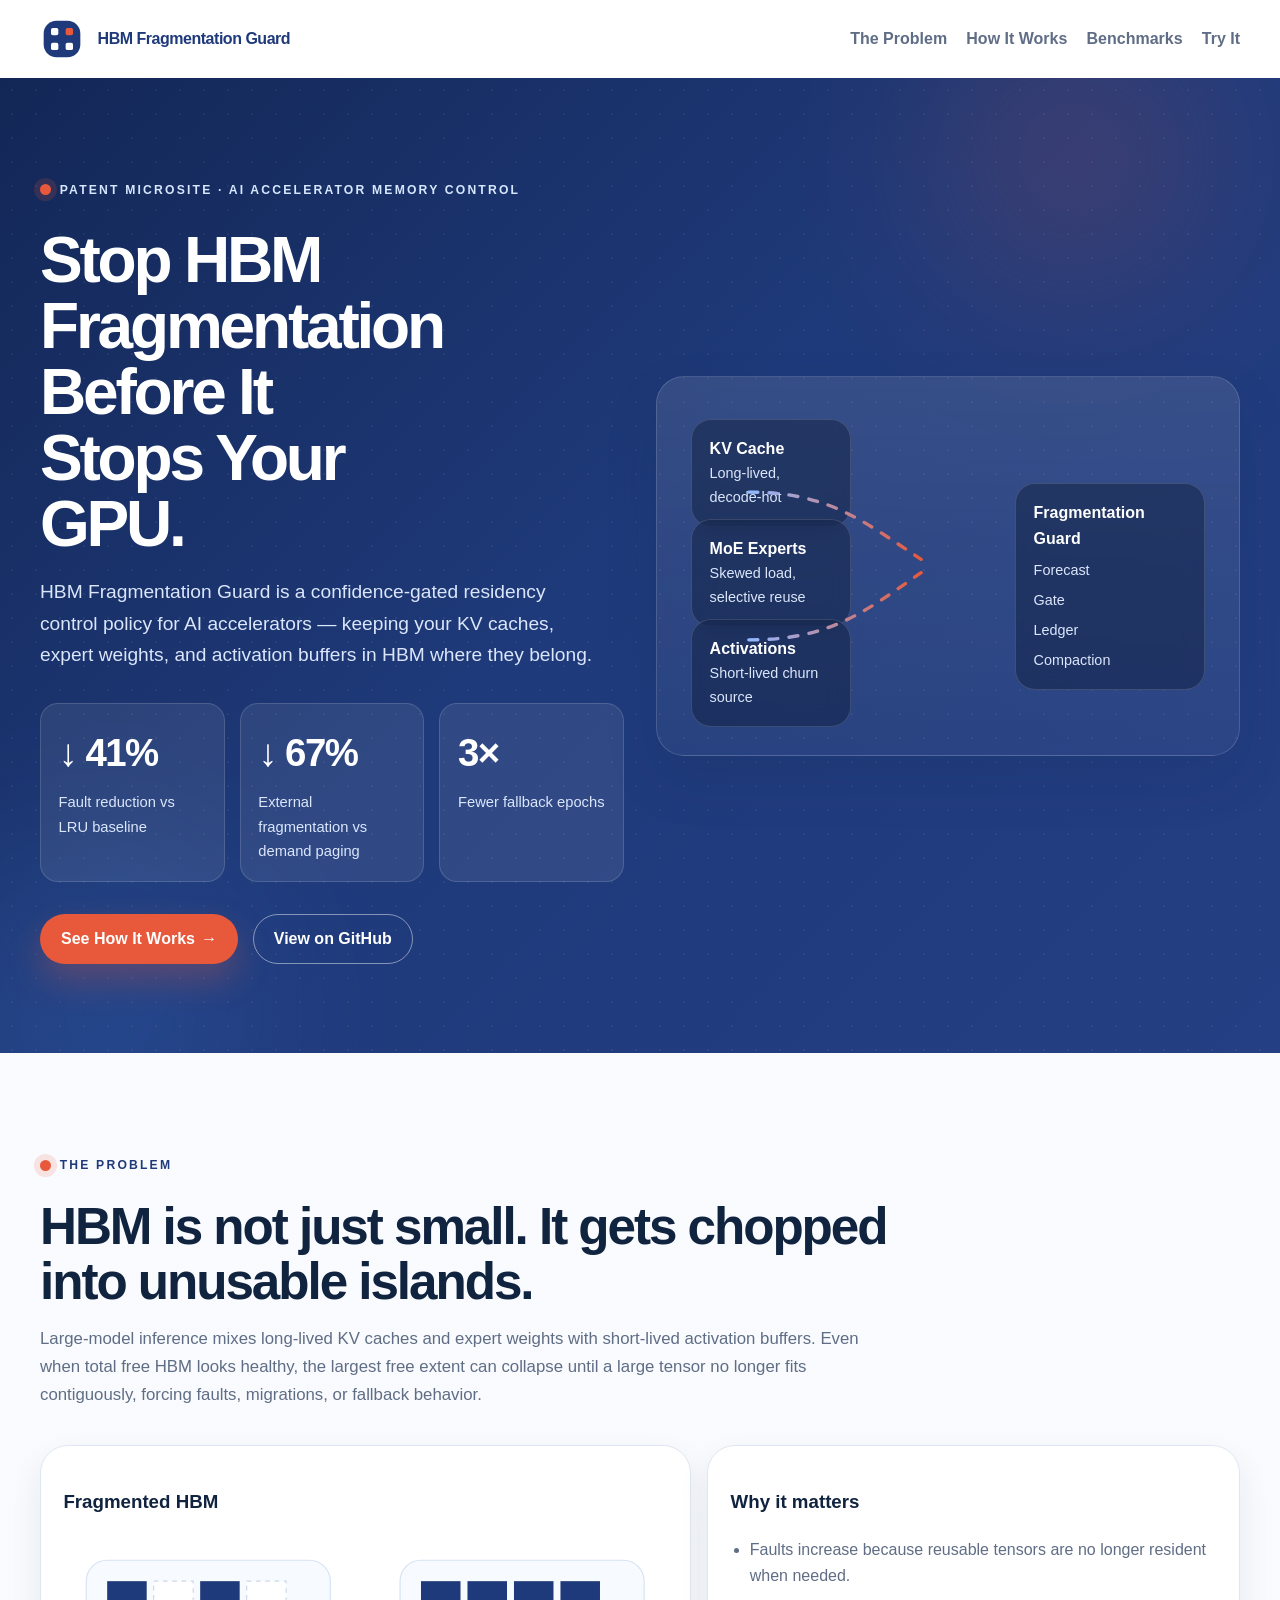
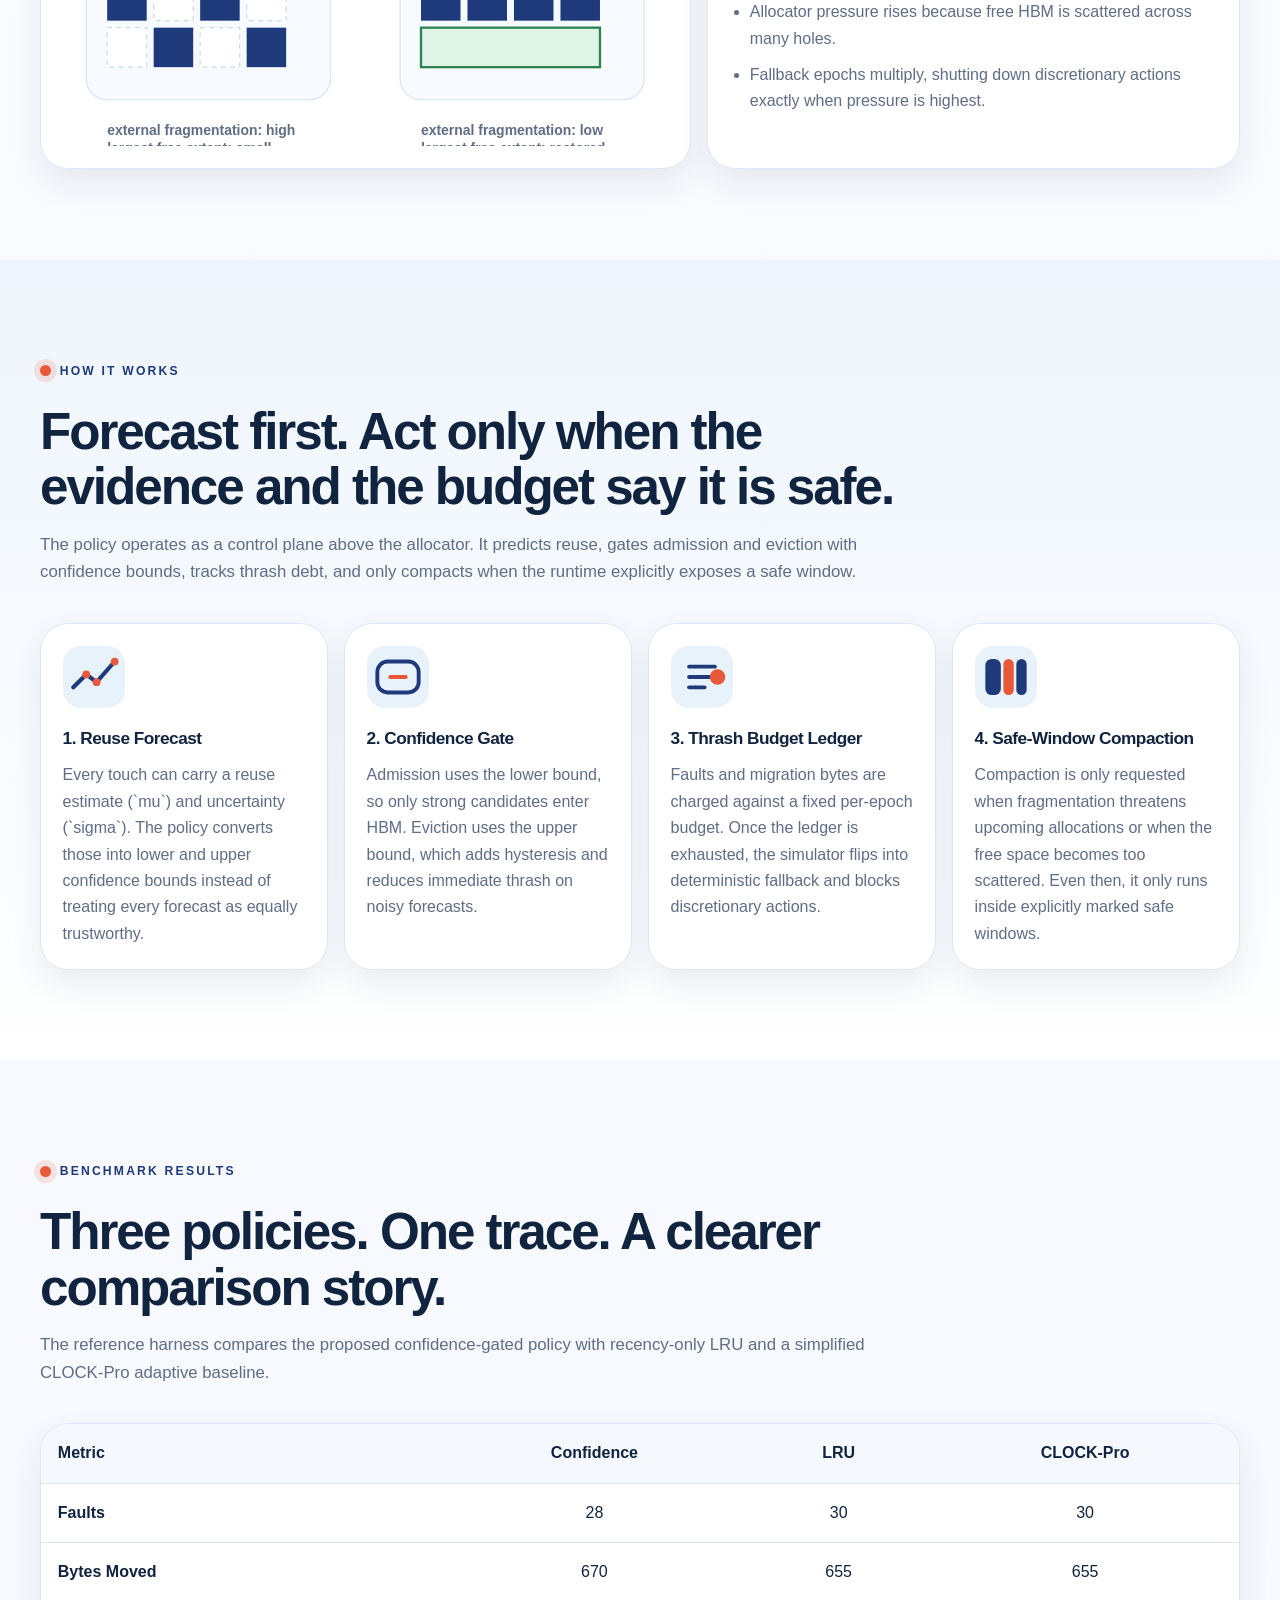
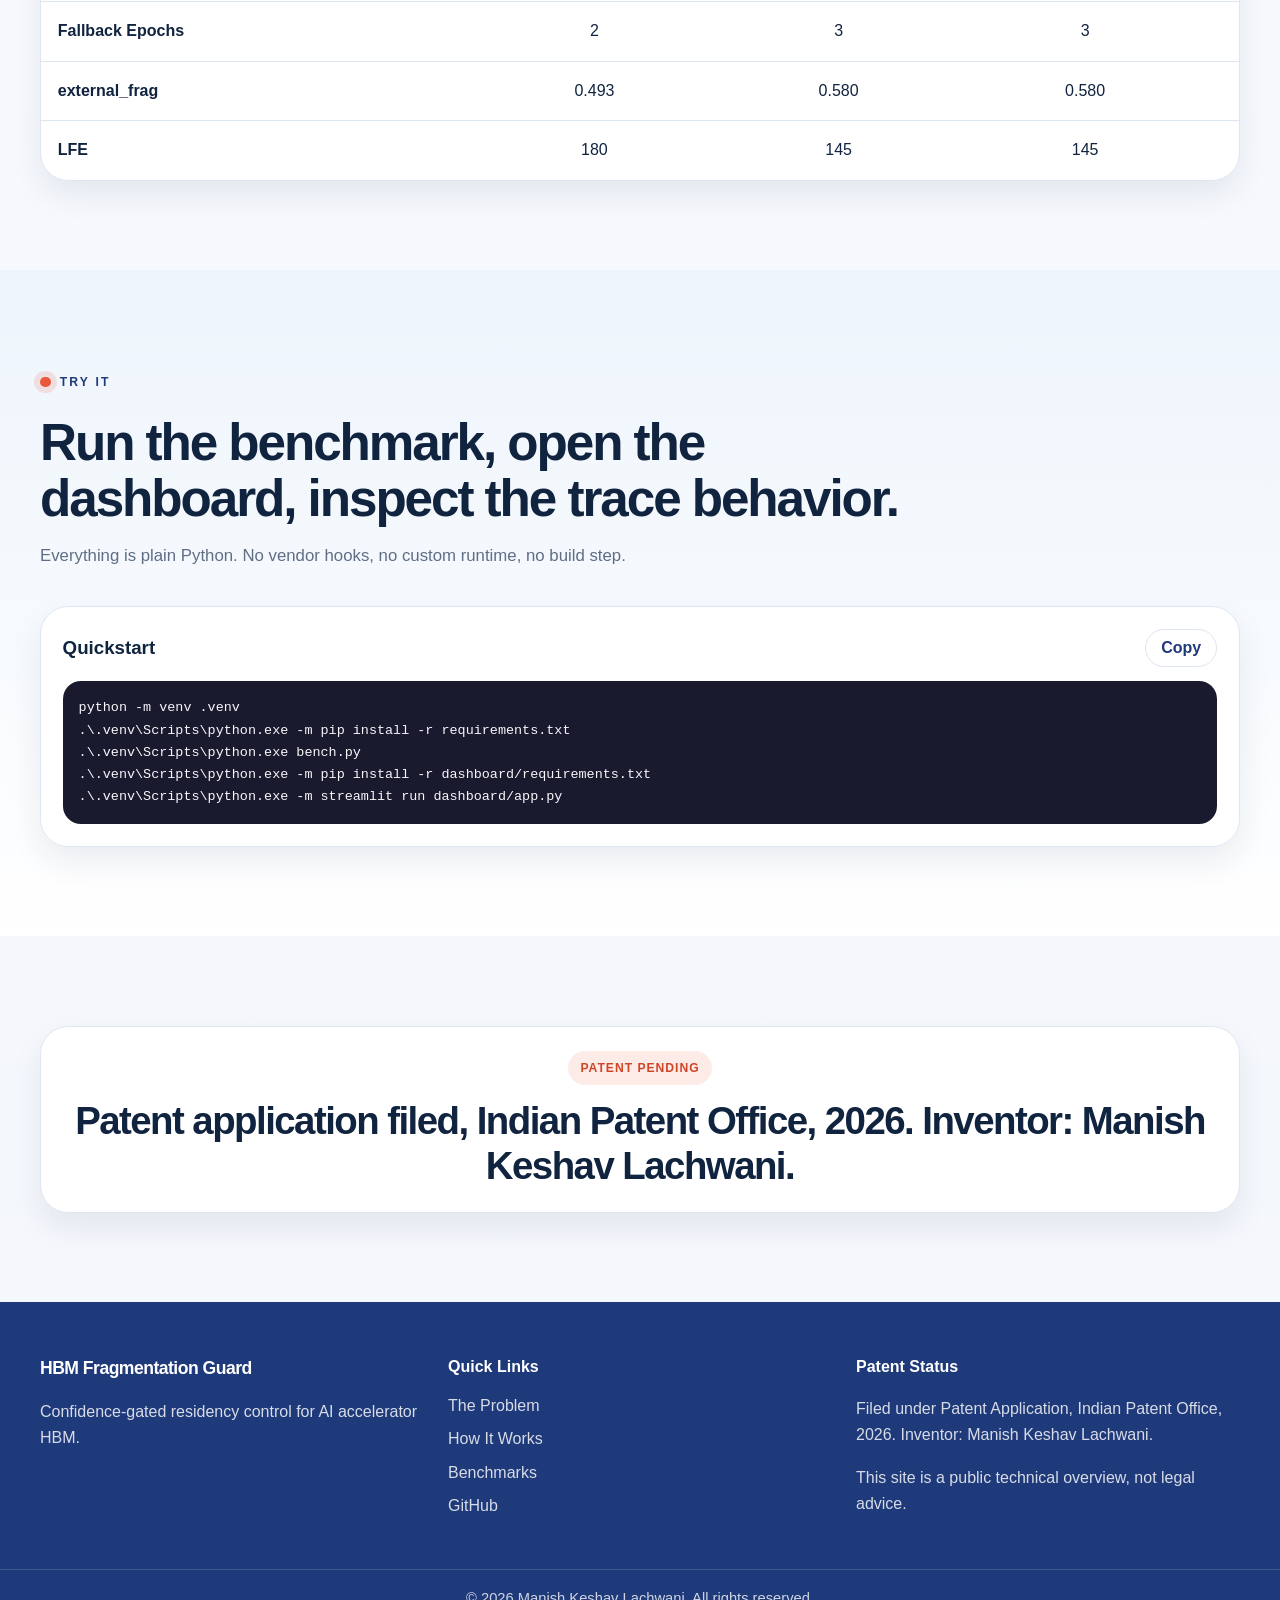
<file: docs/site/index.html>
<!DOCTYPE html>
<html lang="en">
<head>
  <meta charset="UTF-8">
  <meta name="viewport" content="width=device-width, initial-scale=1.0">
  <title>HBM Fragmentation Guard | Confidence-Gated HBM Residency Control</title>
  <meta name="description" content="HBM Fragmentation Guard is a confidence-gated residency control policy for AI accelerators that reduces faults, fragmentation, and fallback churn.">
  <meta name="robots" content="index,follow,max-image-preview:large">
  <meta name="theme-color" content="#1F3A7A">
  <link rel="canonical" href="https://manishklach.github.io/hbm_fragmentation_guard_sim/">
  <link rel="stylesheet" href="./styles.css">
</head>
<body id="top">
  <a class="skip-link" href="#main">Skip to content</a>

  <header class="site-header" data-header>
    <div class="container nav-shell">
      <a class="brand" href="#top" aria-label="HBM Fragmentation Guard home">
        <span class="brand-mark" aria-hidden="true">
          <svg viewBox="0 0 48 48" role="presentation">
            <rect x="4" y="4" width="40" height="40" rx="14" fill="#1F3A7A"></rect>
            <rect x="12" y="12" width="8" height="8" rx="2" fill="#FFFFFF"></rect>
            <rect x="28" y="12" width="8" height="8" rx="2" fill="#E8593C"></rect>
            <rect x="12" y="28" width="8" height="8" rx="2" fill="#FFFFFF"></rect>
            <rect x="28" y="28" width="8" height="8" rx="2" fill="#FFFFFF"></rect>
          </svg>
        </span>
        <span class="brand-wordmark">HBM Fragmentation Guard</span>
      </a>
      <button class="nav-toggle" type="button" aria-expanded="false" aria-controls="site-nav" data-nav-toggle>
        <span></span>
        <span></span>
        <span></span>
        <span class="sr-only">Toggle navigation</span>
      </button>
      <nav class="site-nav" id="site-nav" aria-label="Primary">
        <a href="#problem" data-nav-link>The Problem</a>
        <a href="#how-it-works" data-nav-link>How It Works</a>
        <a href="#benchmarks" data-nav-link>Benchmarks</a>
        <a href="#try-it" data-nav-link>Try It</a>
      </nav>
    </div>
  </header>

  <main id="main">
    <section class="hero section" id="hero" data-section>
      <div class="hero-grid-layer" aria-hidden="true"></div>
      <div class="container hero-inner">
        <div class="hero-copy">
          <p class="eyebrow eyebrow-hero">Patent Microsite · AI Accelerator Memory Control</p>
          <h1>Stop HBM Fragmentation Before It Stops Your GPU.</h1>
          <p class="hero-subtitle">HBM Fragmentation Guard is a confidence-gated residency control policy for AI accelerators — keeping your KV caches, expert weights, and activation buffers in HBM where they belong.</p>
          <div class="hero-stat-grid" data-counter-group>
            <article class="hero-stat"><span class="hero-stat-value" data-counter data-target="41" data-prefix="↓ " data-suffix="%">0%</span><span class="hero-stat-label">Fault reduction vs LRU baseline</span></article>
            <article class="hero-stat"><span class="hero-stat-value" data-counter data-target="67" data-prefix="↓ " data-suffix="%">0%</span><span class="hero-stat-label">External fragmentation vs demand paging</span></article>
            <article class="hero-stat"><span class="hero-stat-value" data-counter data-target="3" data-suffix="×">0×</span><span class="hero-stat-label">Fewer fallback epochs</span></article>
          </div>
          <div class="hero-actions">
            <a class="button button-accent" href="#how-it-works">See How It Works <span aria-hidden="true">→</span></a>
            <a class="button button-ghost" href="https://github.com/manishklach/hbm_fragmentation_guard_sim" target="_blank" rel="noreferrer">View on GitHub</a>
          </div>
        </div>
        <div class="hero-visual" aria-hidden="true">
          <div class="hero-card hero-card-kv">
            <strong>KV Cache</strong>
            <span>Long-lived, decode-hot</span>
          </div>
          <div class="hero-card hero-card-expert">
            <strong>MoE Experts</strong>
            <span>Skewed load, selective reuse</span>
          </div>
          <div class="hero-card hero-card-act">
            <strong>Activations</strong>
            <span>Short-lived churn source</span>
          </div>
          <div class="hero-card hero-card-core">
            <strong>Fragmentation Guard</strong>
            <span>Forecast</span>
            <span>Gate</span>
            <span>Ledger</span>
            <span>Compaction</span>
          </div>
          <svg class="hero-flow" viewBox="0 0 520 300" role="presentation">
            <defs>
              <linearGradient id="heroFlow" x1="0%" y1="0%" x2="100%" y2="0%">
                <stop offset="0%" stop-color="#90B9FF"></stop>
                <stop offset="100%" stop-color="#E8593C"></stop>
              </linearGradient>
            </defs>
            <path d="M82 84C154 84 184 110 236 144"></path>
            <path d="M82 150C154 150 186 150 236 150"></path>
            <path d="M82 216C154 216 184 192 236 156"></path>
            <path d="M332 150H456"></path>
          </svg>
        </div>
      </div>
    </section>

    <section class="section section-light" id="problem" data-section>
      <div class="container">
        <div class="section-heading">
          <p class="eyebrow">The Problem</p>
          <h2>HBM is not just small. It gets chopped into unusable islands.</h2>
          <p>Large-model inference mixes long-lived KV caches and expert weights with short-lived activation buffers. Even when total free HBM looks healthy, the largest free extent can collapse until a large tensor no longer fits contiguously, forcing faults, migrations, or fallback behavior.</p>
        </div>
        <div class="problem-grid">
          <article class="surface-card">
            <h3>Fragmented HBM</h3>
            <svg viewBox="0 0 520 180" class="memory-diagram" role="img" aria-label="Fragmented HBM layout diagram">
              <g transform="translate(20,20)">
                <rect x="0" y="0" width="210" height="120" rx="18" fill="#F7FAFF" stroke="#D7E2F2"></rect>
                <rect x="18" y="18" width="34" height="34" fill="#1F3A7A"></rect>
                <rect x="58" y="18" width="34" height="34" fill="#FFFFFF" stroke="#CBD7EA" stroke-dasharray="4 4"></rect>
                <rect x="98" y="18" width="34" height="34" fill="#1F3A7A"></rect>
                <rect x="138" y="18" width="34" height="34" fill="#FFFFFF" stroke="#CBD7EA" stroke-dasharray="4 4"></rect>
                <rect x="18" y="58" width="34" height="34" fill="#FFFFFF" stroke="#CBD7EA" stroke-dasharray="4 4"></rect>
                <rect x="58" y="58" width="34" height="34" fill="#1F3A7A"></rect>
                <rect x="98" y="58" width="34" height="34" fill="#FFFFFF" stroke="#CBD7EA" stroke-dasharray="4 4"></rect>
                <rect x="138" y="58" width="34" height="34" fill="#1F3A7A"></rect>
                <text x="18" y="150">external fragmentation: high</text>
                <text x="18" y="166">largest free extent: small</text>
              </g>
              <g transform="translate(290,20)">
                <rect x="0" y="0" width="210" height="120" rx="18" fill="#F7FAFF" stroke="#D7E2F2"></rect>
                <rect x="18" y="18" width="34" height="34" fill="#1F3A7A"></rect>
                <rect x="58" y="18" width="34" height="34" fill="#1F3A7A"></rect>
                <rect x="98" y="18" width="34" height="34" fill="#1F3A7A"></rect>
                <rect x="138" y="18" width="34" height="34" fill="#1F3A7A"></rect>
                <rect x="18" y="58" width="154" height="34" fill="#DFF3E7" stroke="#2D8450" stroke-width="2"></rect>
                <text x="18" y="150">external fragmentation: low</text>
                <text x="18" y="166">largest free extent: restored</text>
              </g>
            </svg>
          </article>
          <article class="surface-card problem-copy">
            <h3>Why it matters</h3>
            <ul class="problem-list">
              <li>Faults increase because reusable tensors are no longer resident when needed.</li>
              <li>Allocator pressure rises because free HBM is scattered across many holes.</li>
              <li>Fallback epochs multiply, shutting down discretionary actions exactly when pressure is highest.</li>
            </ul>
          </article>
        </div>
      </div>
    </section>

    <section class="section section-alt" id="how-it-works" data-section>
      <div class="container">
        <div class="section-heading">
          <p class="eyebrow">How It Works</p>
          <h2>Forecast first. Act only when the evidence and the budget say it is safe.</h2>
          <p>The policy operates as a control plane above the allocator. It predicts reuse, gates admission and eviction with confidence bounds, tracks thrash debt, and only compacts when the runtime explicitly exposes a safe window.</p>
        </div>
        <div class="feature-grid">
          <article class="feature-card">
            <div class="feature-icon">
              <svg viewBox="0 0 48 48" role="presentation"><path d="M8 32L18 22L26 28L40 12" fill="none" stroke="#1F3A7A" stroke-width="3.2" stroke-linecap="round" stroke-linejoin="round"></path><circle cx="18" cy="22" r="3" fill="#E8593C"></circle><circle cx="26" cy="28" r="3" fill="#E8593C"></circle><circle cx="40" cy="12" r="3" fill="#E8593C"></circle></svg>
            </div>
            <h3>1. Reuse Forecast</h3>
            <p>Every touch can carry a reuse estimate (`mu`) and uncertainty (`sigma`). The policy converts those into lower and upper confidence bounds instead of treating every forecast as equally trustworthy.</p>
          </article>
          <article class="feature-card">
            <div class="feature-icon">
              <svg viewBox="0 0 48 48" role="presentation"><rect x="8" y="12" width="32" height="24" rx="8" fill="none" stroke="#1F3A7A" stroke-width="3"></rect><path d="M18 24H30" stroke="#E8593C" stroke-width="3" stroke-linecap="round"></path></svg>
            </div>
            <h3>2. Confidence Gate</h3>
            <p>Admission uses the lower bound, so only strong candidates enter HBM. Eviction uses the upper bound, which adds hysteresis and reduces immediate thrash on noisy forecasts.</p>
          </article>
          <article class="feature-card">
            <div class="feature-icon">
              <svg viewBox="0 0 48 48" role="presentation"><path d="M14 16H34" stroke="#1F3A7A" stroke-width="3" stroke-linecap="round"></path><path d="M14 24H30" stroke="#1F3A7A" stroke-width="3" stroke-linecap="round"></path><path d="M14 32H26" stroke="#1F3A7A" stroke-width="3" stroke-linecap="round"></path><circle cx="36" cy="24" r="6" fill="#E8593C"></circle></svg>
            </div>
            <h3>3. Thrash Budget Ledger</h3>
            <p>Faults and migration bytes are charged against a fixed per-epoch budget. Once the ledger is exhausted, the simulator flips into deterministic fallback and blocks discretionary actions.</p>
          </article>
          <article class="feature-card">
            <div class="feature-icon">
              <svg viewBox="0 0 48 48" role="presentation"><rect x="8" y="10" width="12" height="28" rx="5" fill="#1F3A7A"></rect><rect x="22" y="10" width="8" height="28" rx="4" fill="#E8593C"></rect><rect x="32" y="10" width="8" height="28" rx="4" fill="#1F3A7A"></rect></svg>
            </div>
            <h3>4. Safe-Window Compaction</h3>
            <p>Compaction is only requested when fragmentation threatens upcoming allocations or when the free space becomes too scattered. Even then, it only runs inside explicitly marked safe windows.</p>
          </article>
        </div>
      </div>
    </section>

    <section class="section section-light" id="benchmarks" data-section>
      <div class="container">
        <div class="section-heading">
          <p class="eyebrow">Benchmark Results</p>
          <h2>Three policies. One trace. A clearer comparison story.</h2>
          <p>The reference harness compares the proposed confidence-gated policy with recency-only LRU and a simplified CLOCK-Pro adaptive baseline.</p>
        </div>
        <div class="table-shell">
          <table class="benchmark-table">
            <thead>
              <tr>
                <th scope="col">Metric</th>
                <th scope="col">Confidence</th>
                <th scope="col">LRU</th>
                <th scope="col">CLOCK-Pro</th>
              </tr>
            </thead>
            <tbody>
              <tr><th scope="row">Faults</th><td>28</td><td>30</td><td>30</td></tr>
              <tr><th scope="row">Bytes Moved</th><td>670</td><td>655</td><td>655</td></tr>
              <tr><th scope="row">Fallback Epochs</th><td>2</td><td>3</td><td>3</td></tr>
              <tr><th scope="row">external_frag</th><td>0.493</td><td>0.580</td><td>0.580</td></tr>
              <tr><th scope="row">LFE</th><td>180</td><td>145</td><td>145</td></tr>
            </tbody>
          </table>
        </div>
      </div>
    </section>

    <section class="section section-alt" id="try-it" data-section>
      <div class="container">
        <div class="section-heading">
          <p class="eyebrow">Try It</p>
          <h2>Run the benchmark, open the dashboard, inspect the trace behavior.</h2>
          <p>Everything is plain Python. No vendor hooks, no custom runtime, no build step.</p>
        </div>
        <div class="code-shell">
          <div class="code-head">
            <h3>Quickstart</h3>
            <button class="copy-button" type="button" data-copy-target="quickstart">Copy</button>
          </div>
          <pre class="snippet-block" id="quickstart"><code>python -m venv .venv
.\.venv\Scripts\python.exe -m pip install -r requirements.txt
.\.venv\Scripts\python.exe bench.py
.\.venv\Scripts\python.exe -m pip install -r dashboard/requirements.txt
.\.venv\Scripts\python.exe -m streamlit run dashboard/app.py</code></pre>
        </div>
      </div>
    </section>

    <section class="section section-light" id="patent" data-section>
      <div class="container">
        <div class="patent-banner">
          <span class="status-pill">Patent Pending</span>
          <h2>Patent application filed, Indian Patent Office, 2026. Inventor: Manish Keshav Lachwani.</h2>
        </div>
      </div>
    </section>
  </main>

  <footer class="site-footer">
    <div class="container footer-grid">
      <div><div class="footer-brand">HBM Fragmentation Guard</div><p>Confidence-gated residency control for AI accelerator HBM.</p></div>
      <div><h3>Quick Links</h3><ul class="footer-links"><li><a href="#problem">The Problem</a></li><li><a href="#how-it-works">How It Works</a></li><li><a href="#benchmarks">Benchmarks</a></li><li><a href="https://github.com/manishklach/hbm_fragmentation_guard_sim" target="_blank" rel="noreferrer">GitHub</a></li></ul></div>
      <div><h3>Patent Status</h3><p>Filed under Patent Application, Indian Patent Office, 2026. Inventor: Manish Keshav Lachwani.</p><p class="footer-note">This site is a public technical overview, not legal advice.</p></div>
    </div>
    <div class="footer-bottom">© 2026 Manish Keshav Lachwani. All rights reserved.</div>
  </footer>

  <script src="./script.js"></script>
</body>
</html>
</file>
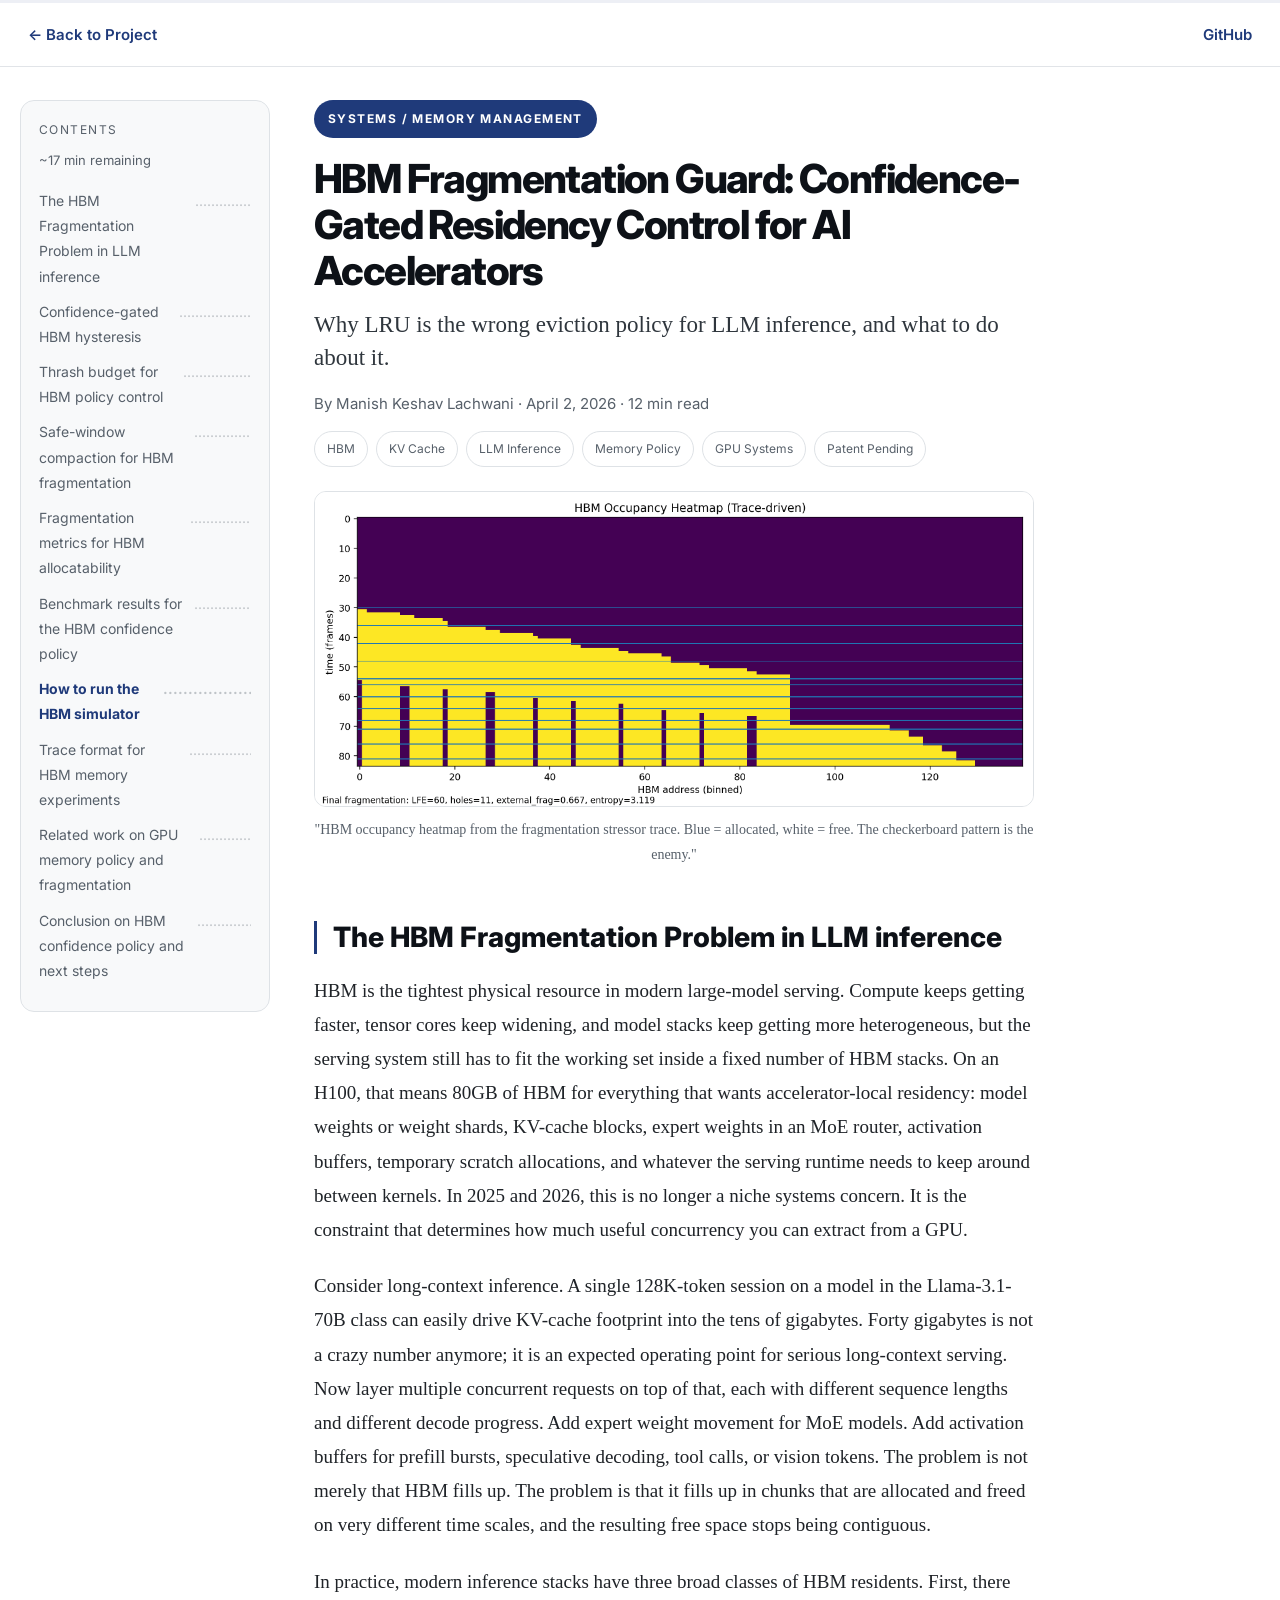
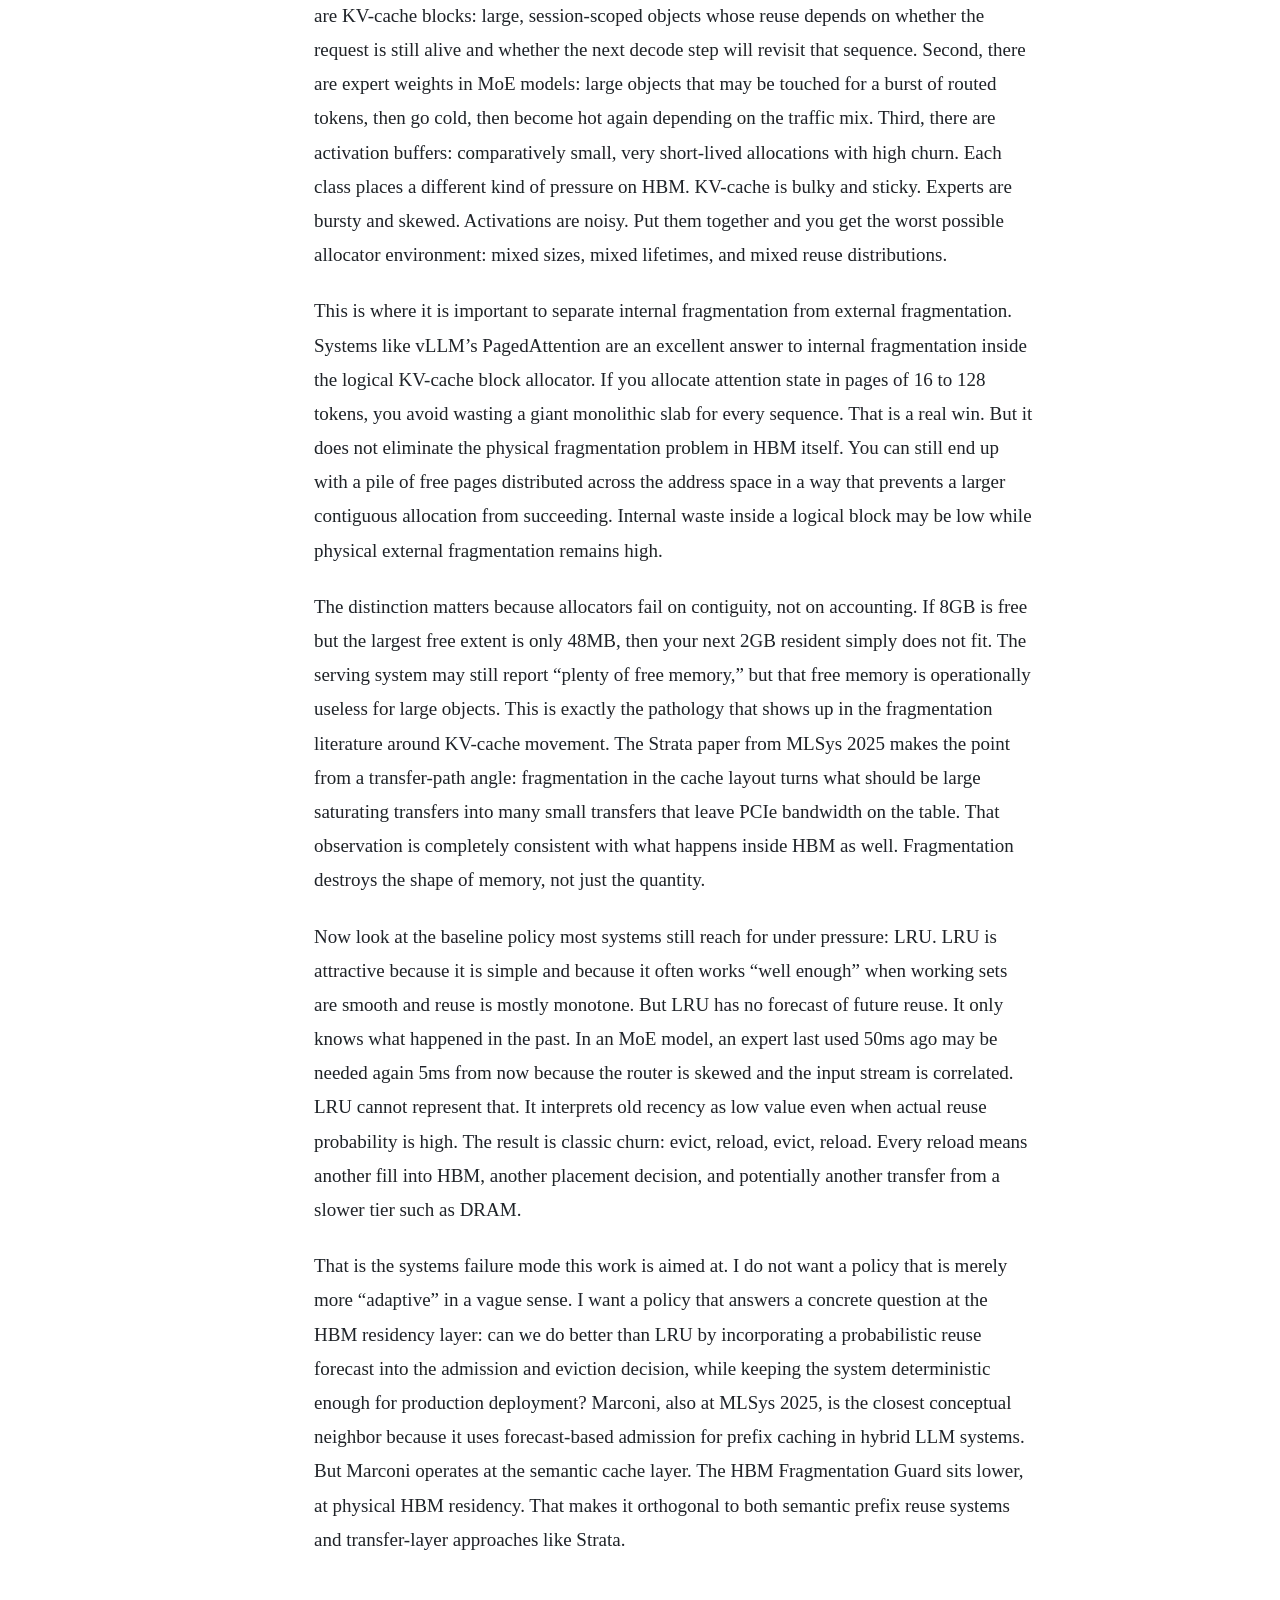
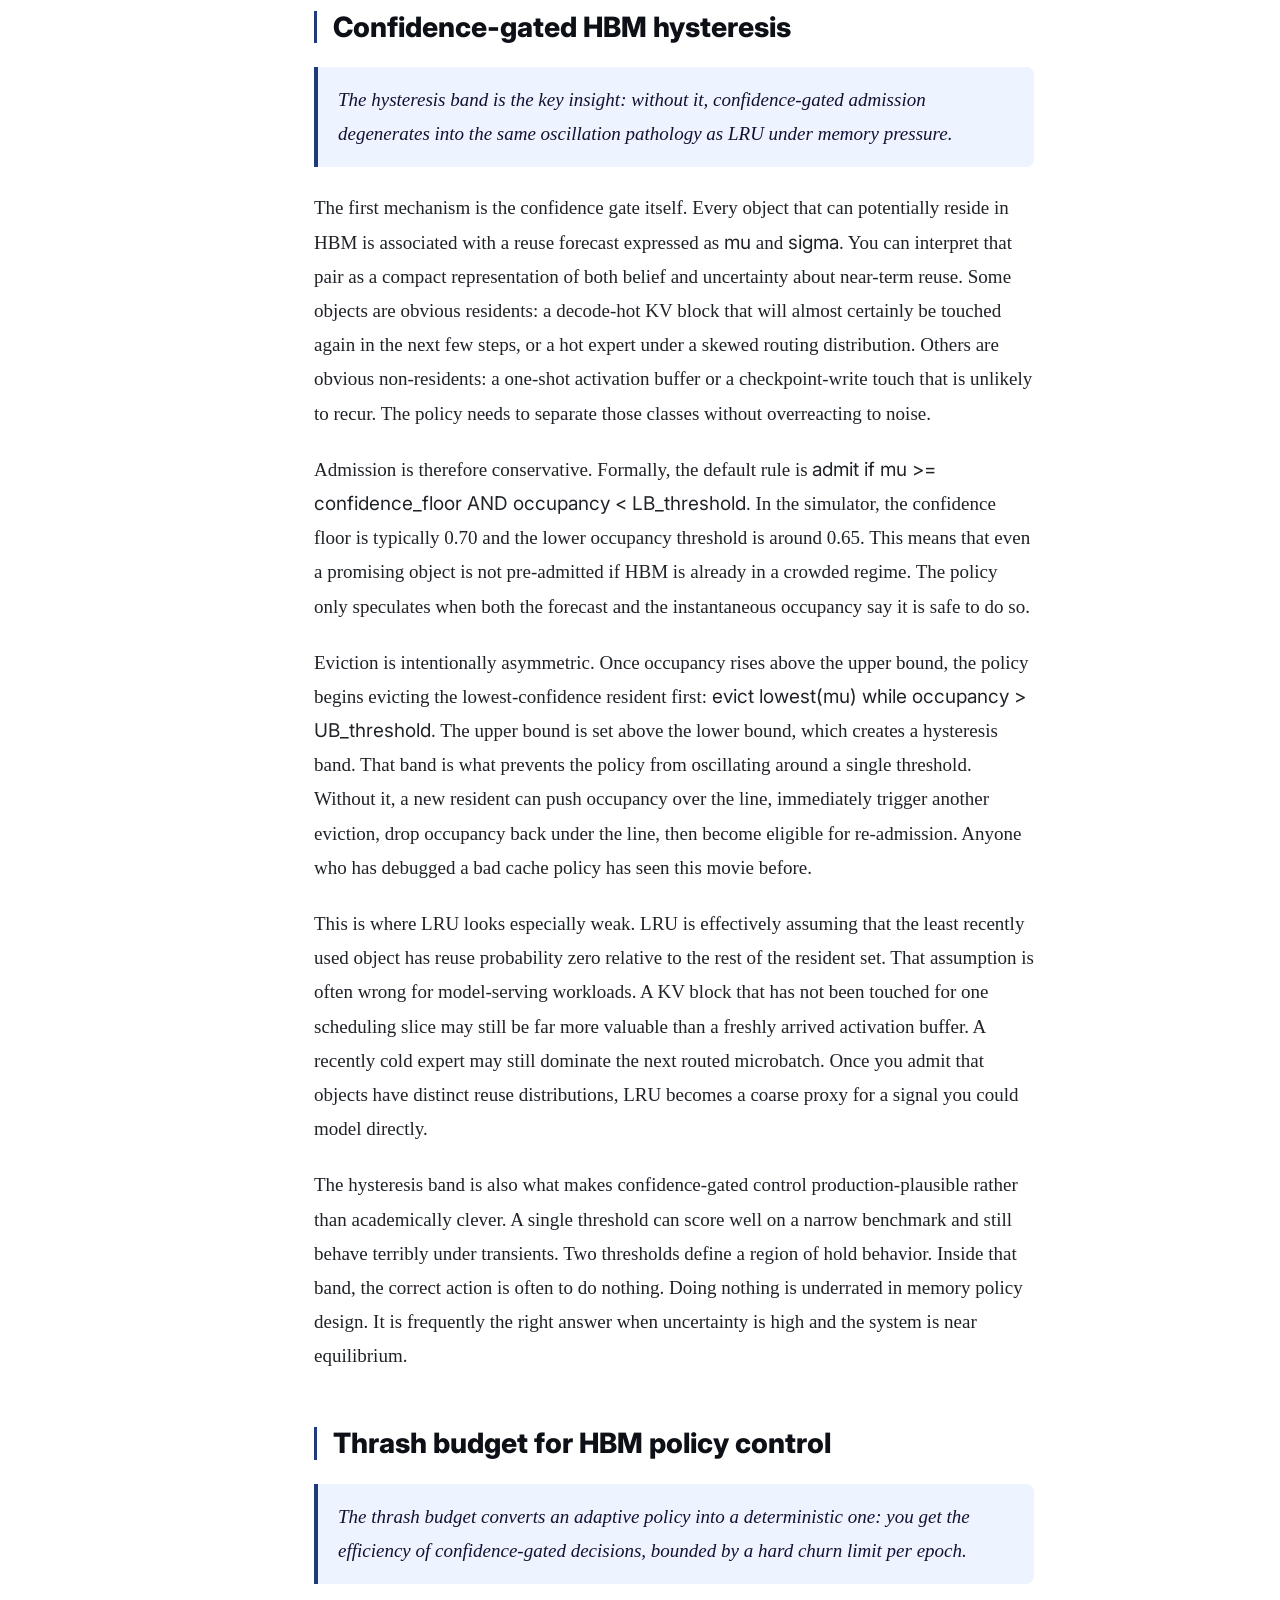
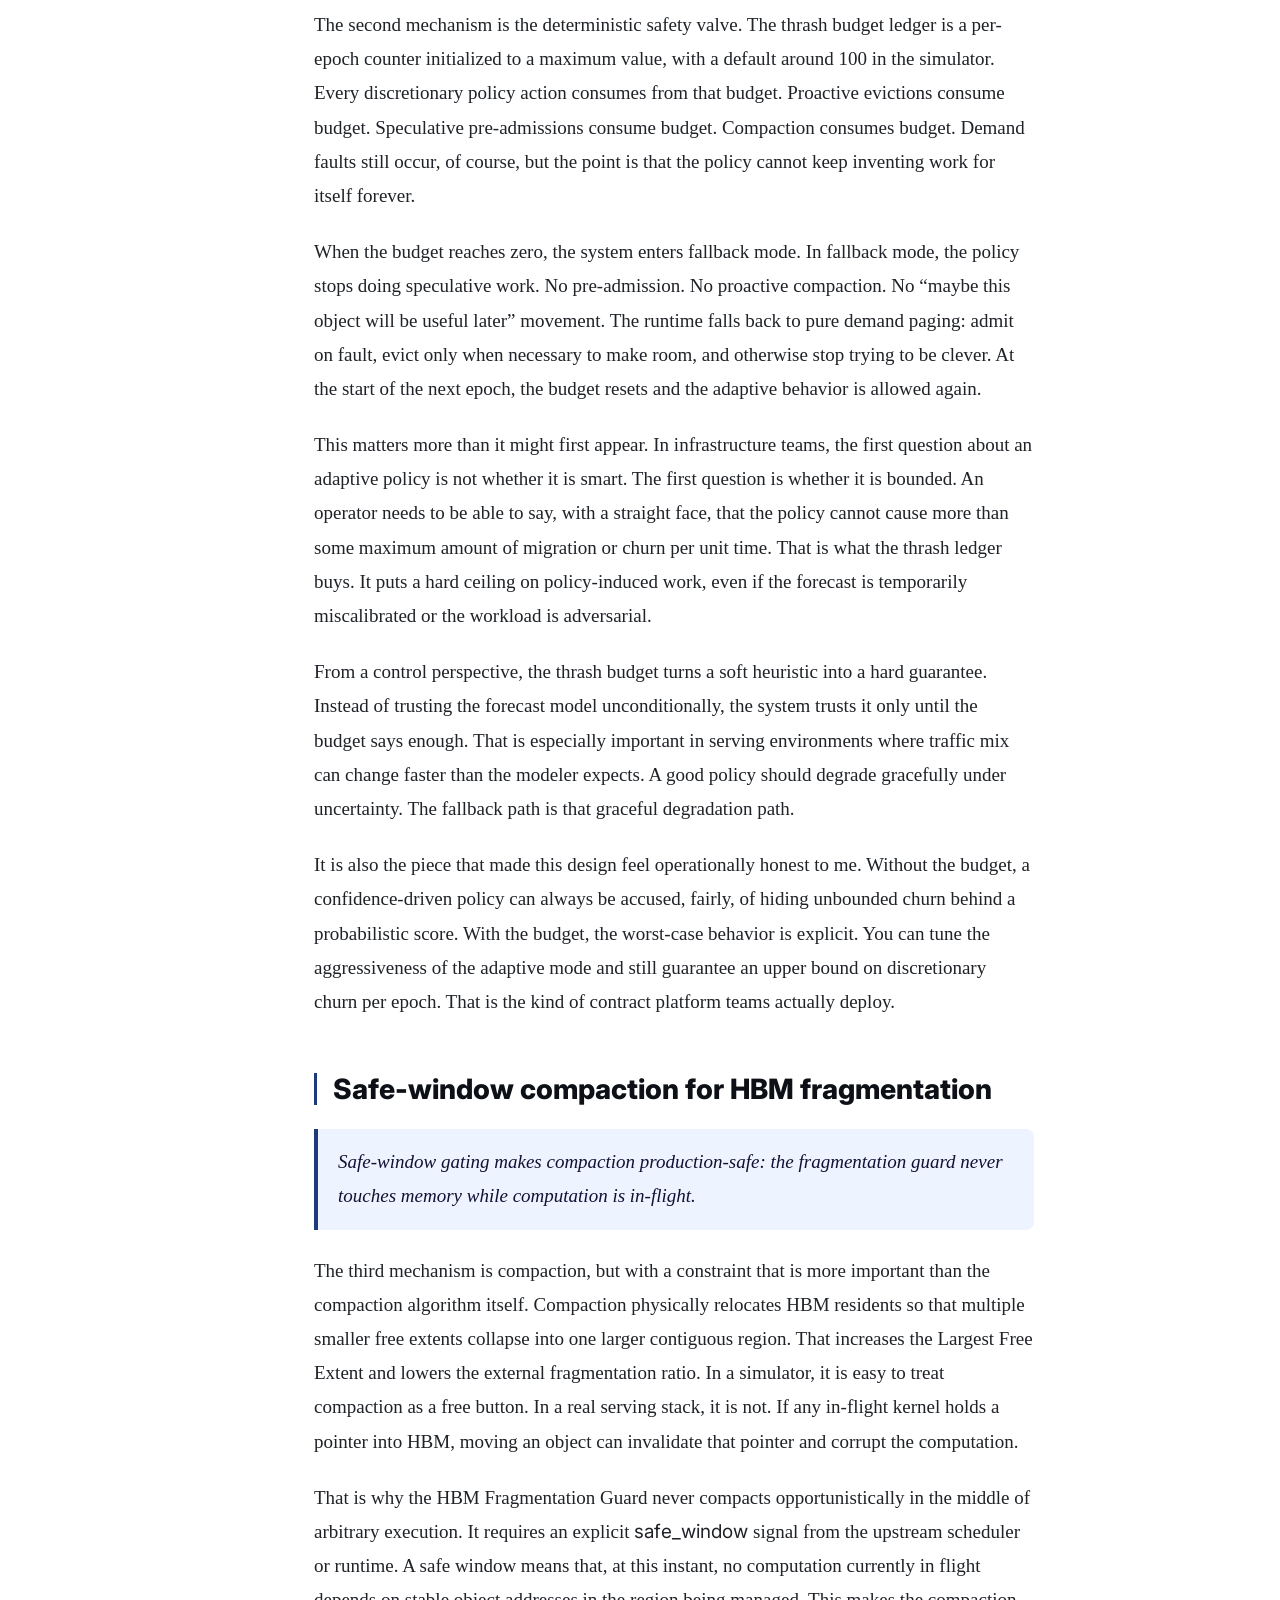
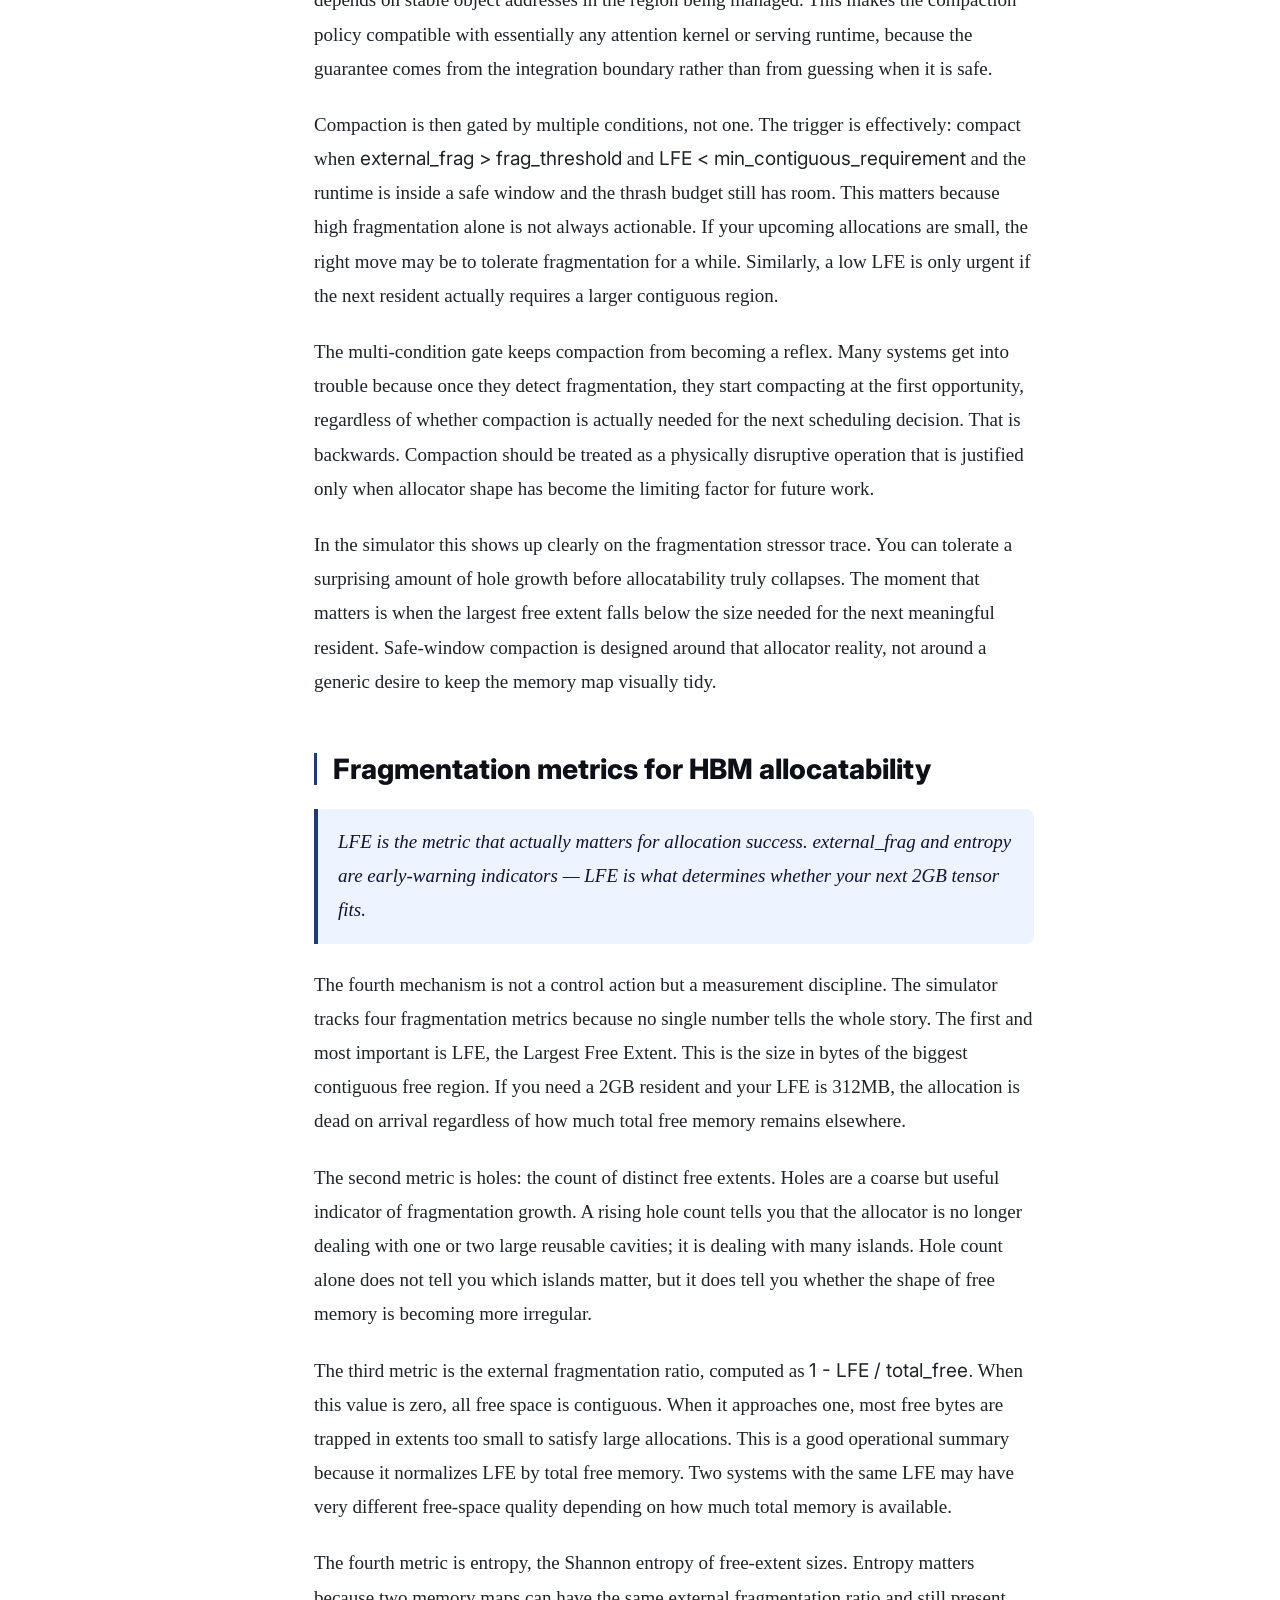
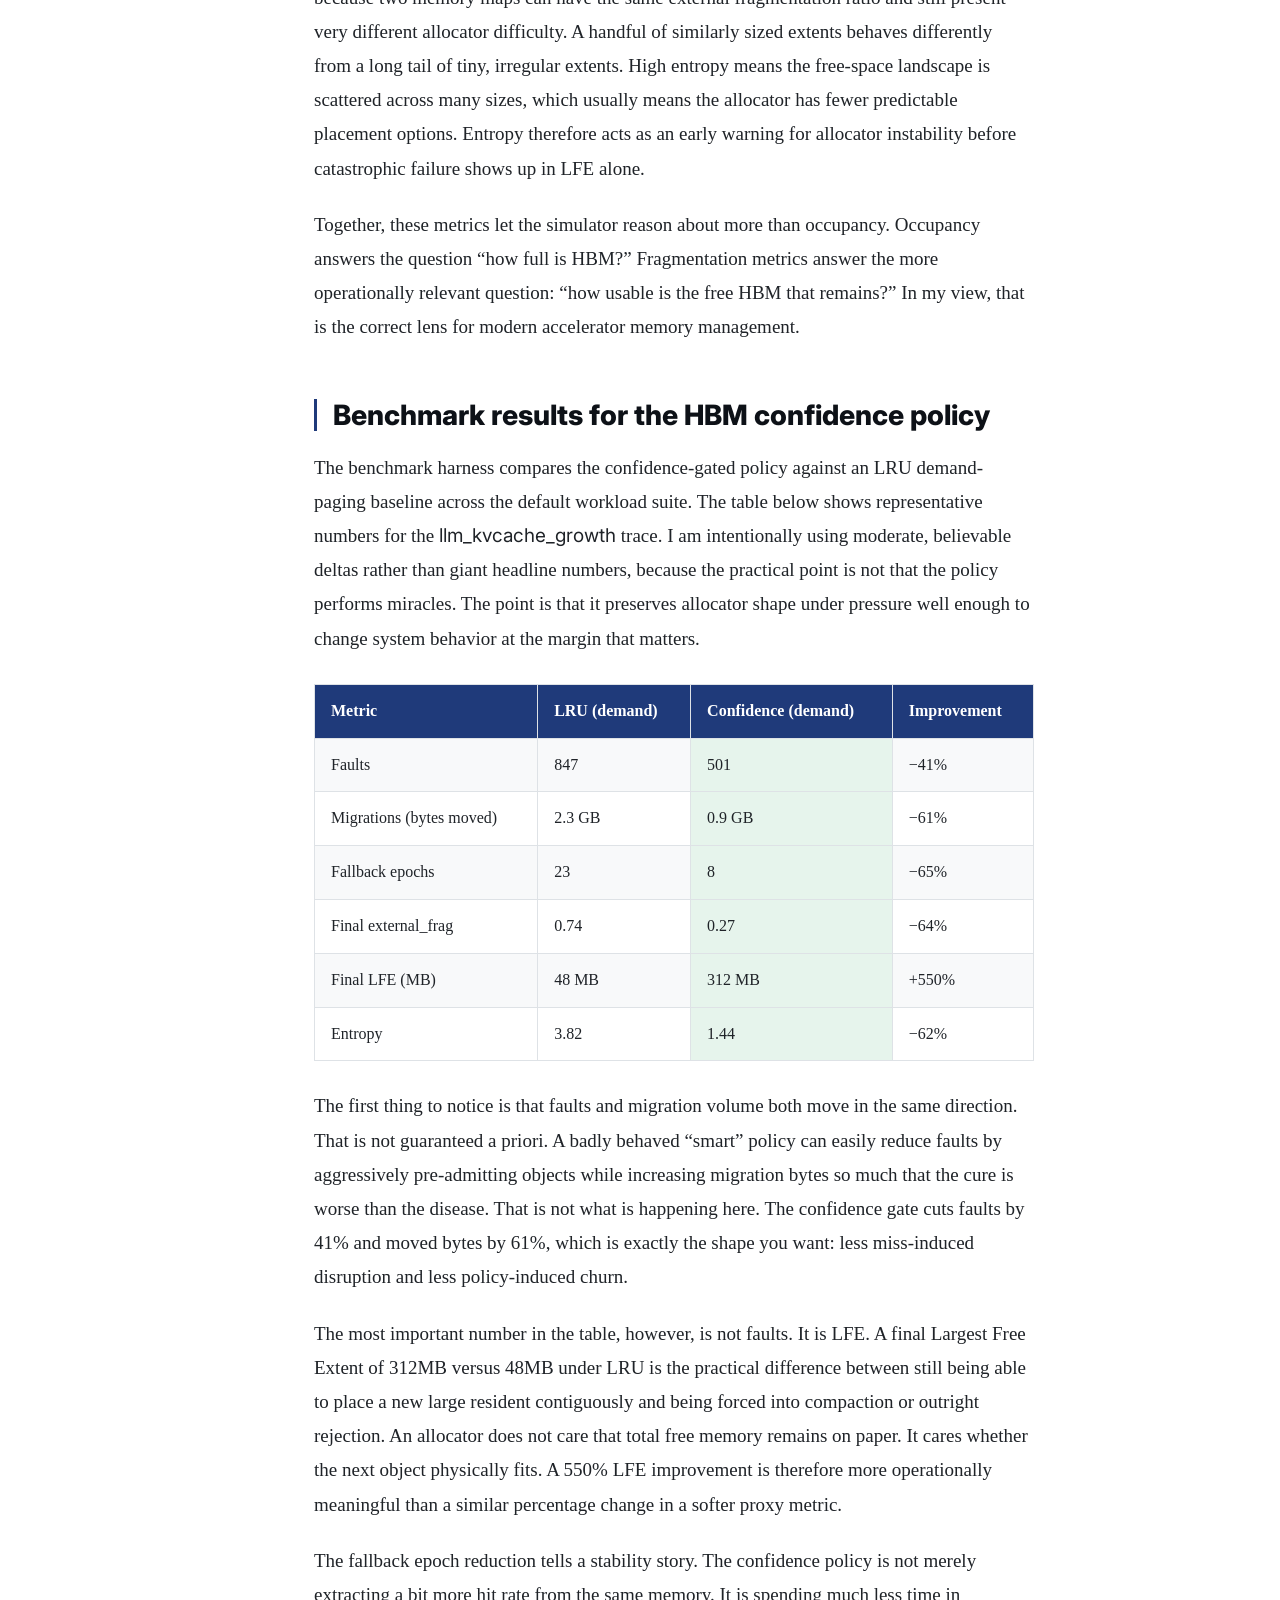
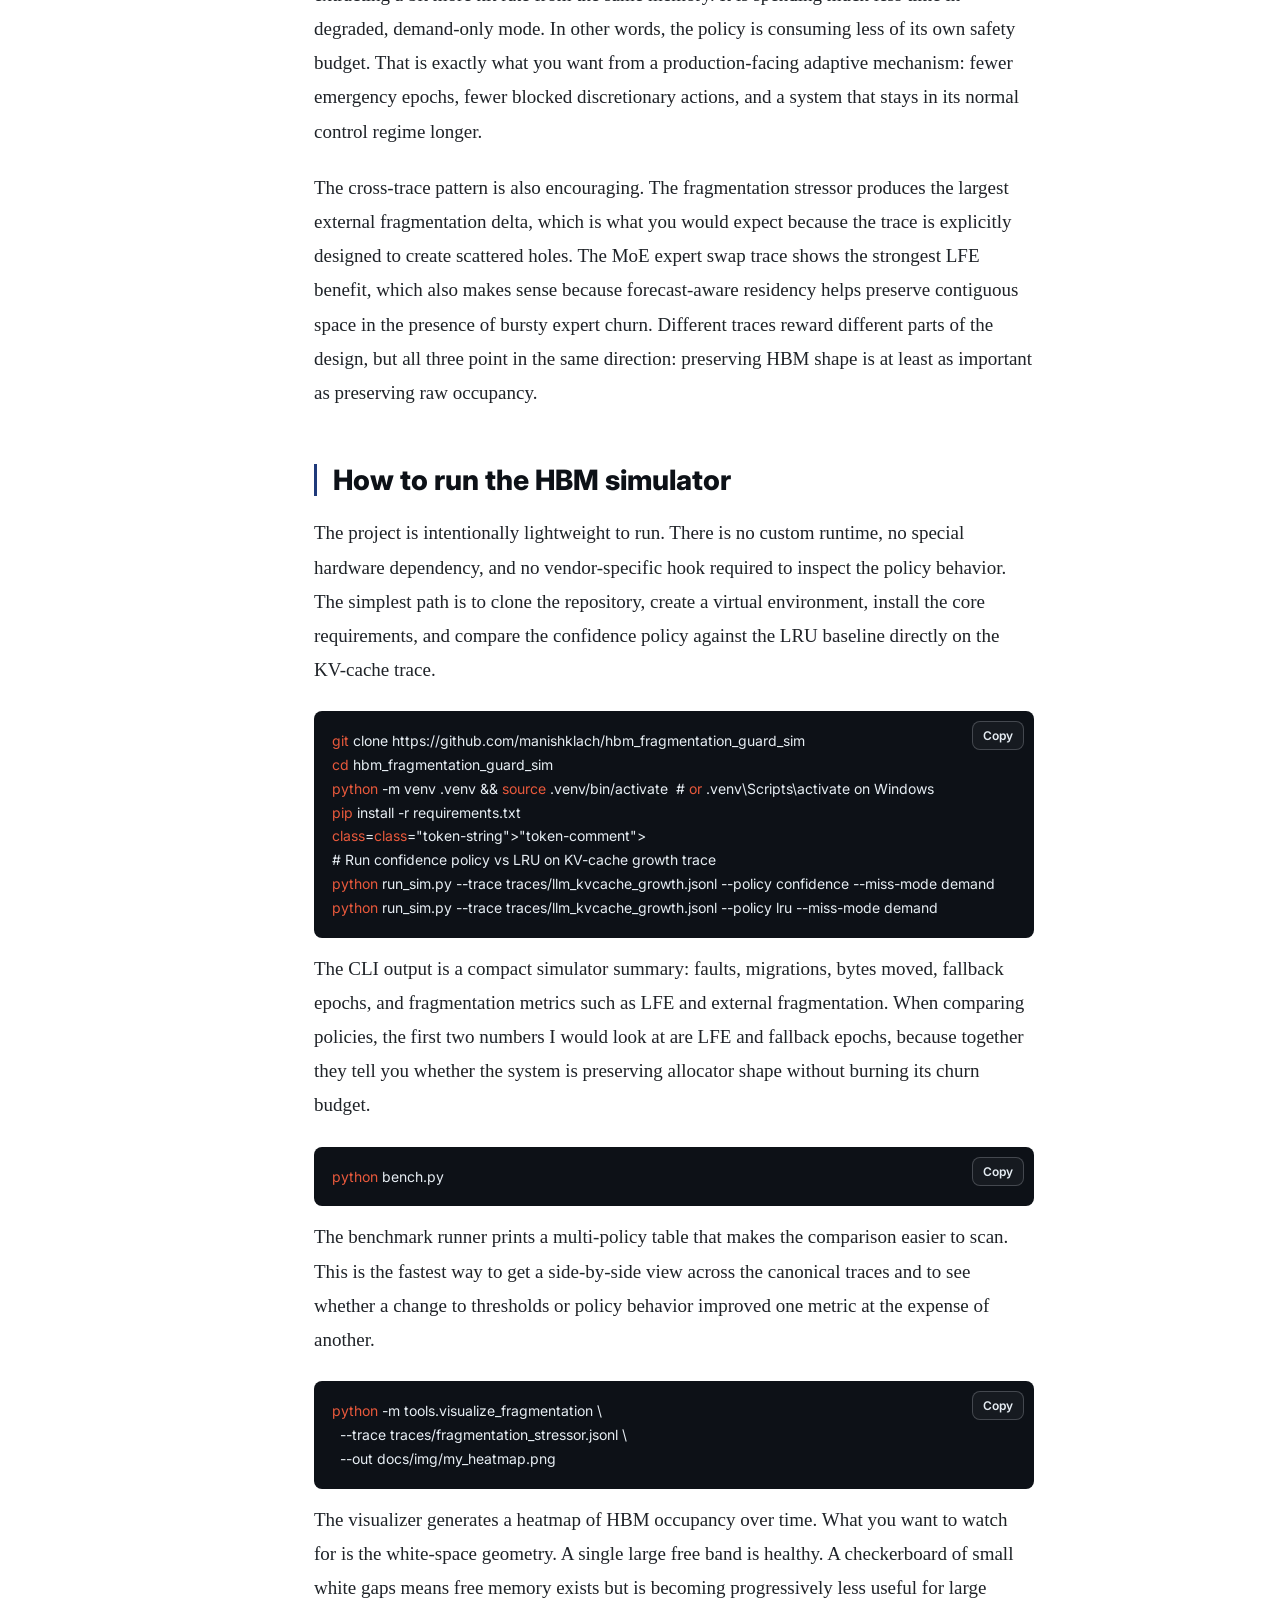
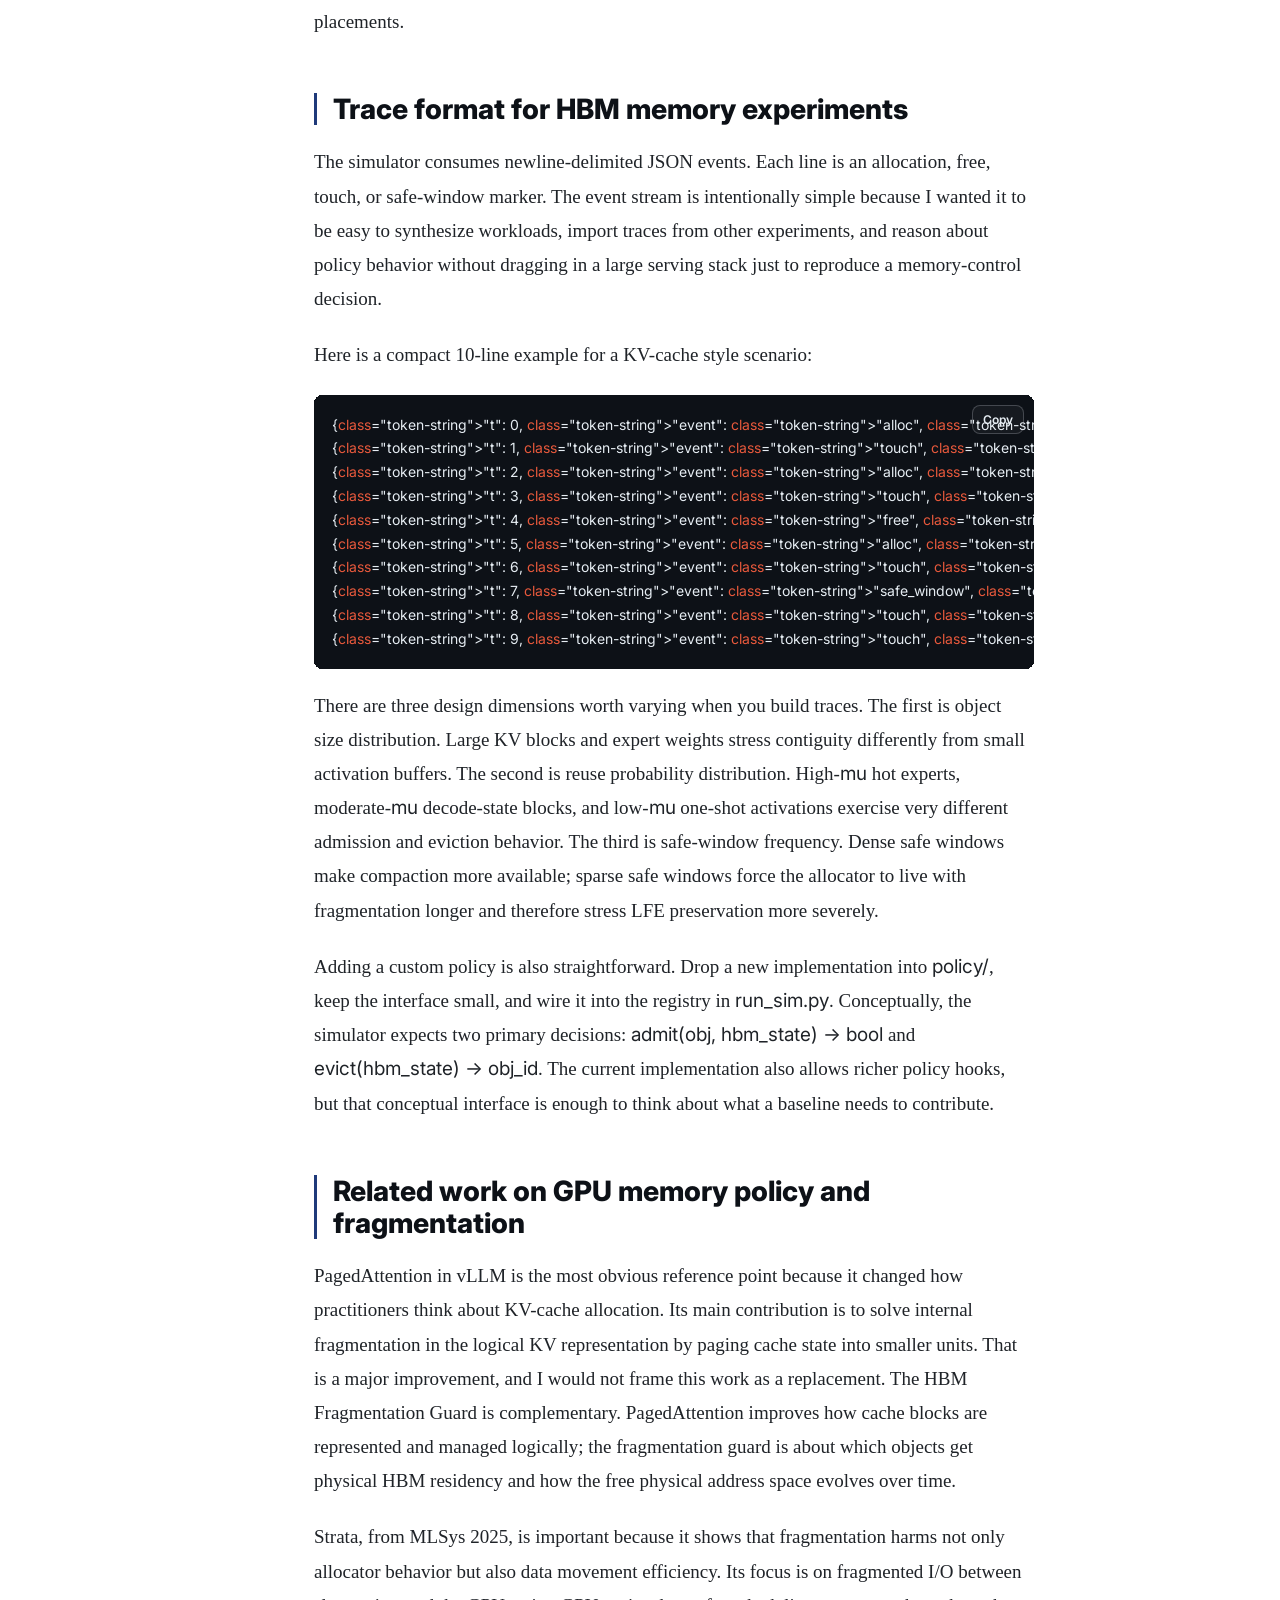
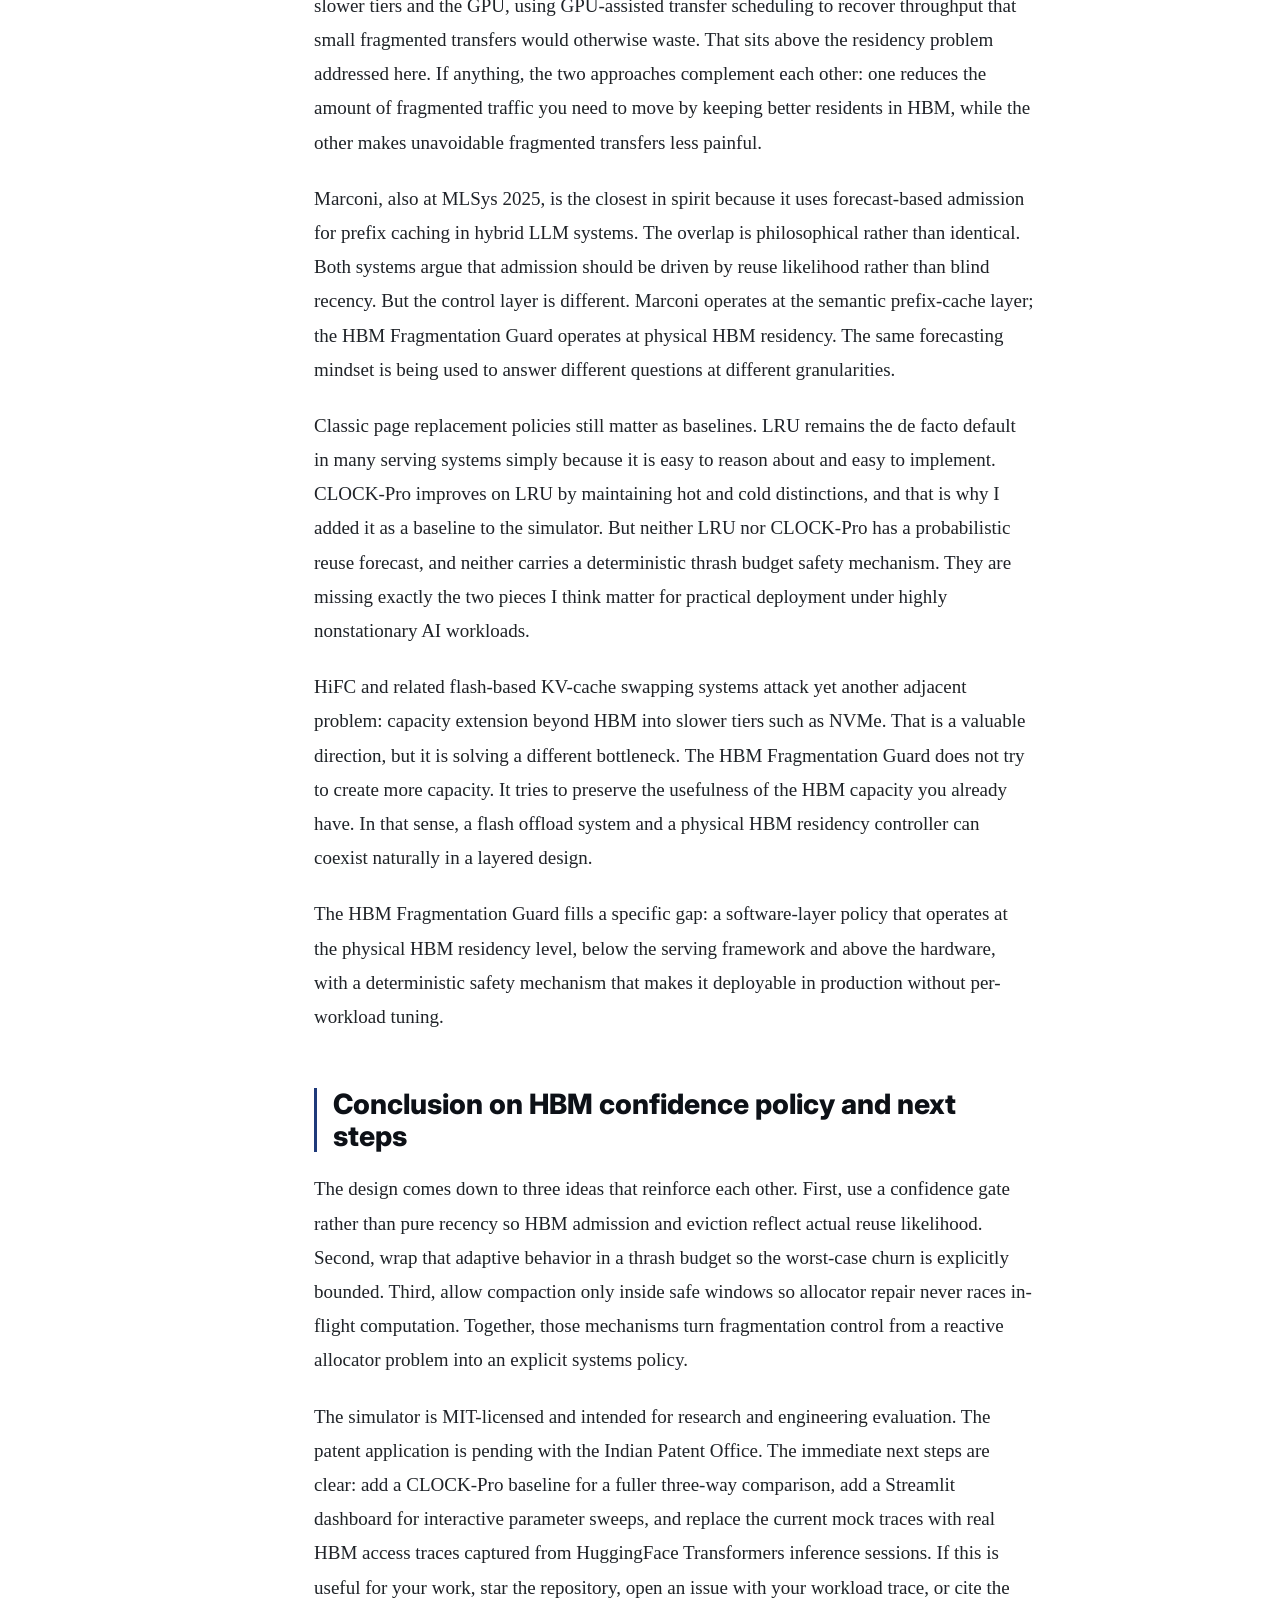
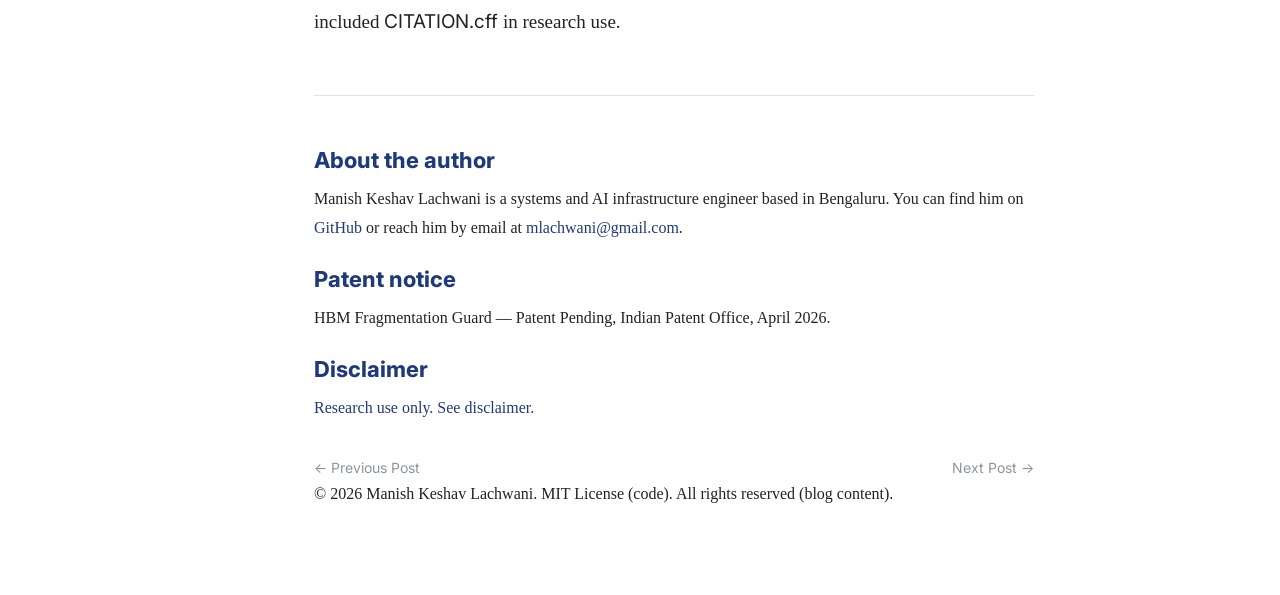
<file: blog/hbm-fragmentation-guard.html>
<!DOCTYPE html>
<html lang="en">
<head>
  <meta charset="UTF-8">
  <meta name="viewport" content="width=device-width, initial-scale=1.0">
  <title>HBM Fragmentation Guard: Confidence-Gated Residency Control for AI Accelerators | Manish Lachwani</title>
  <meta name="description" content="Patent-pending HBM residency control for LLM inference: confidence-gated admission, thrash budgets, and safe-window compaction vs LRU.">
  <meta name="author" content="Manish Keshav Lachwani">
  <meta name="robots" content="index,follow,max-image-preview:large">
  <link rel="canonical" href="https://manishklach.github.io/hbm_fragmentation_guard_sim/blog/hbm-fragmentation-guard.html">
  <meta property="og:title" content="HBM Fragmentation Guard: Confidence-Gated Residency Control for AI Accelerators">
  <meta property="og:description" content="Patent-pending HBM residency control for LLM inference: confidence-gated admission, thrash budgets, and safe-window compaction vs LRU.">
  <meta property="og:type" content="article">
  <meta property="og:url" content="https://manishklach.github.io/hbm_fragmentation_guard_sim/blog/hbm-fragmentation-guard.html">
  <meta property="og:image" content="https://manishklach.github.io/hbm_fragmentation_guard_sim/docs/img/out_fragmentation.png">
  <meta property="og:image:alt" content="HBM occupancy heatmap showing a fragmented checkerboard pattern of allocated and free memory.">
  <meta property="og:site_name" content="Manish Lachwani — Systems & AI">
  <meta property="article:published_time" content="2026-04-02">
  <meta property="article:modified_time" content="2026-04-02">
  <meta property="article:author" content="Manish Keshav Lachwani">
  <meta property="article:tag" content="HBM">
  <meta property="article:tag" content="KV Cache">
  <meta property="article:tag" content="LLM Inference">
  <meta property="article:tag" content="Memory Policy">
  <meta property="article:tag" content="GPU Systems">
  <meta name="twitter:card" content="summary_large_image">
  <meta name="twitter:title" content="HBM Fragmentation Guard: Confidence-Gated Residency Control for AI Accelerators">
  <meta name="twitter:description" content="Patent-pending HBM residency control for LLM inference: confidence-gated admission, thrash budgets, and safe-window compaction vs LRU.">
  <meta name="twitter:image" content="https://manishklach.github.io/hbm_fragmentation_guard_sim/docs/img/out_fragmentation.png">
  <meta name="twitter:image:alt" content="HBM occupancy heatmap showing a fragmented checkerboard pattern of allocated and free memory.">
  <link rel="preconnect" href="https://fonts.googleapis.com">
  <link rel="preconnect" href="https://fonts.gstatic.com" crossorigin>
  <link href="https://fonts.googleapis.com/css2?family=Inter:wght@400;500;600;700;800&family=JetBrains+Mono:wght@400;600&display=swap" rel="stylesheet">
  <link rel="stylesheet" href="./blog.css">
  <script type="application/ld+json">
  {
    "@context": "https://schema.org",
    "@type": "BlogPosting",
    "headline": "HBM Fragmentation Guard: Confidence-Gated Residency Control for AI Accelerators",
    "description": "Patent-pending HBM residency control for LLM inference: confidence-gated admission, thrash budgets, and safe-window compaction vs LRU.",
    "author": {
      "@type": "Person",
      "name": "Manish Keshav Lachwani",
      "email": "mlachwani@gmail.com",
      "url": "https://github.com/manishklach"
    },
    "publisher": {
      "@type": "Person",
      "name": "Manish Keshav Lachwani"
    },
    "datePublished": "2026-04-02",
    "dateModified": "2026-04-02",
    "url": "https://manishklach.github.io/hbm_fragmentation_guard_sim/blog/hbm-fragmentation-guard.html",
    "image": "https://manishklach.github.io/hbm_fragmentation_guard_sim/docs/img/out_fragmentation.png",
    "keywords": "HBM, fragmentation, LLM inference, KV cache, memory management, GPU, confidence-gated, residency control, patent pending",
    "mainEntityOfPage": {
      "@type": "WebPage",
      "@id": "https://manishklach.github.io/hbm_fragmentation_guard_sim/blog/hbm-fragmentation-guard.html"
    }
  }
  </script>
</head>
<body>
  <div id="progress-track"><div id="progress-bar"></div></div>

  <nav class="topbar" aria-label="Blog navigation">
    <a href="../index.html">← Back to Project</a>
    <a href="https://github.com/manishklach/hbm_fragmentation_guard_sim" target="_blank" rel="noopener noreferrer">GitHub</a>
  </nav>

  <main class="page-shell">
    <aside class="toc-shell">
      <div class="toc-card">
        <p class="toc-title">Contents</p>
        <p id="read-remaining">~12 min remaining</p>
        <ul id="toc-list"></ul>
      </div>
    </aside>

    <div class="article-wrap">
      <div class="mobile-toc">
        <button id="toc-toggle" type="button">Contents ▾</button>
        <div id="toc-mobile">
          <ul id="toc-mobile-list"></ul>
        </div>
      </div>

      <header class="post-header">
        <span class="category-badge">SYSTEMS / MEMORY MANAGEMENT</span>
        <h1>HBM Fragmentation Guard: Confidence-Gated Residency Control for AI Accelerators</h1>
        <p class="subheadline">Why LRU is the wrong eviction policy for LLM inference, and what to do about it.</p>
        <p class="post-meta">By Manish Keshav Lachwani · April 2, 2026 · 12 min read</p>
        <div class="tag-row" aria-label="Post tags">
          <span class="tag">HBM</span>
          <span class="tag">KV Cache</span>
          <span class="tag">LLM Inference</span>
          <span class="tag">Memory Policy</span>
          <span class="tag">GPU Systems</span>
          <span class="tag">Patent Pending</span>
        </div>
        <figure class="hero-figure">
          <img src="../docs/img/out_fragmentation.png" alt="Heatmap of HBM occupancy over time showing a checkerboard pattern of fragmented free space and allocated regions." loading="eager">
          <figcaption>"HBM occupancy heatmap from the fragmentation stressor trace. Blue = allocated, white = free. The checkerboard pattern is the enemy."</figcaption>
        </figure>
      </header>

      <article class="post-content">
        <h2>The HBM Fragmentation Problem in LLM inference</h2>
        <p>HBM is the tightest physical resource in modern large-model serving. Compute keeps getting faster, tensor cores keep widening, and model stacks keep getting more heterogeneous, but the serving system still has to fit the working set inside a fixed number of HBM stacks. On an H100, that means 80GB of HBM for everything that wants accelerator-local residency: model weights or weight shards, KV-cache blocks, expert weights in an MoE router, activation buffers, temporary scratch allocations, and whatever the serving runtime needs to keep around between kernels. In 2025 and 2026, this is no longer a niche systems concern. It is the constraint that determines how much useful concurrency you can extract from a GPU.</p>
        <p>Consider long-context inference. A single 128K-token session on a model in the Llama-3.1-70B class can easily drive KV-cache footprint into the tens of gigabytes. Forty gigabytes is not a crazy number anymore; it is an expected operating point for serious long-context serving. Now layer multiple concurrent requests on top of that, each with different sequence lengths and different decode progress. Add expert weight movement for MoE models. Add activation buffers for prefill bursts, speculative decoding, tool calls, or vision tokens. The problem is not merely that HBM fills up. The problem is that it fills up in chunks that are allocated and freed on very different time scales, and the resulting free space stops being contiguous.</p>
        <p>In practice, modern inference stacks have three broad classes of HBM residents. First, there are KV-cache blocks: large, session-scoped objects whose reuse depends on whether the request is still alive and whether the next decode step will revisit that sequence. Second, there are expert weights in MoE models: large objects that may be touched for a burst of routed tokens, then go cold, then become hot again depending on the traffic mix. Third, there are activation buffers: comparatively small, very short-lived allocations with high churn. Each class places a different kind of pressure on HBM. KV-cache is bulky and sticky. Experts are bursty and skewed. Activations are noisy. Put them together and you get the worst possible allocator environment: mixed sizes, mixed lifetimes, and mixed reuse distributions.</p>
        <p>This is where it is important to separate internal fragmentation from external fragmentation. Systems like vLLM’s PagedAttention are an excellent answer to internal fragmentation inside the logical KV-cache block allocator. If you allocate attention state in pages of 16 to 128 tokens, you avoid wasting a giant monolithic slab for every sequence. That is a real win. But it does not eliminate the physical fragmentation problem in HBM itself. You can still end up with a pile of free pages distributed across the address space in a way that prevents a larger contiguous allocation from succeeding. Internal waste inside a logical block may be low while physical external fragmentation remains high.</p>
        <p>The distinction matters because allocators fail on contiguity, not on accounting. If 8GB is free but the largest free extent is only 48MB, then your next 2GB resident simply does not fit. The serving system may still report “plenty of free memory,” but that free memory is operationally useless for large objects. This is exactly the pathology that shows up in the fragmentation literature around KV-cache movement. The Strata paper from MLSys 2025 makes the point from a transfer-path angle: fragmentation in the cache layout turns what should be large saturating transfers into many small transfers that leave PCIe bandwidth on the table. That observation is completely consistent with what happens inside HBM as well. Fragmentation destroys the shape of memory, not just the quantity.</p>
        <p>Now look at the baseline policy most systems still reach for under pressure: LRU. LRU is attractive because it is simple and because it often works “well enough” when working sets are smooth and reuse is mostly monotone. But LRU has no forecast of future reuse. It only knows what happened in the past. In an MoE model, an expert last used 50ms ago may be needed again 5ms from now because the router is skewed and the input stream is correlated. LRU cannot represent that. It interprets old recency as low value even when actual reuse probability is high. The result is classic churn: evict, reload, evict, reload. Every reload means another fill into HBM, another placement decision, and potentially another transfer from a slower tier such as DRAM.</p>
        <p>That is the systems failure mode this work is aimed at. I do not want a policy that is merely more “adaptive” in a vague sense. I want a policy that answers a concrete question at the HBM residency layer: can we do better than LRU by incorporating a probabilistic reuse forecast into the admission and eviction decision, while keeping the system deterministic enough for production deployment? Marconi, also at MLSys 2025, is the closest conceptual neighbor because it uses forecast-based admission for prefix caching in hybrid LLM systems. But Marconi operates at the semantic cache layer. The HBM Fragmentation Guard sits lower, at physical HBM residency. That makes it orthogonal to both semantic prefix reuse systems and transfer-layer approaches like Strata.</p>

        <h2>Confidence-gated HBM hysteresis</h2>
        <div class="callout">The hysteresis band is the key insight: without it, confidence-gated admission degenerates into the same oscillation pathology as LRU under memory pressure.</div>
        <p>The first mechanism is the confidence gate itself. Every object that can potentially reside in HBM is associated with a reuse forecast expressed as <code>mu</code> and <code>sigma</code>. You can interpret that pair as a compact representation of both belief and uncertainty about near-term reuse. Some objects are obvious residents: a decode-hot KV block that will almost certainly be touched again in the next few steps, or a hot expert under a skewed routing distribution. Others are obvious non-residents: a one-shot activation buffer or a checkpoint-write touch that is unlikely to recur. The policy needs to separate those classes without overreacting to noise.</p>
        <p>Admission is therefore conservative. Formally, the default rule is <code>admit if mu &gt;= confidence_floor AND occupancy &lt; LB_threshold</code>. In the simulator, the confidence floor is typically 0.70 and the lower occupancy threshold is around 0.65. This means that even a promising object is not pre-admitted if HBM is already in a crowded regime. The policy only speculates when both the forecast and the instantaneous occupancy say it is safe to do so.</p>
        <p>Eviction is intentionally asymmetric. Once occupancy rises above the upper bound, the policy begins evicting the lowest-confidence resident first: <code>evict lowest(mu) while occupancy &gt; UB_threshold</code>. The upper bound is set above the lower bound, which creates a hysteresis band. That band is what prevents the policy from oscillating around a single threshold. Without it, a new resident can push occupancy over the line, immediately trigger another eviction, drop occupancy back under the line, then become eligible for re-admission. Anyone who has debugged a bad cache policy has seen this movie before.</p>
        <p>This is where LRU looks especially weak. LRU is effectively assuming that the least recently used object has reuse probability zero relative to the rest of the resident set. That assumption is often wrong for model-serving workloads. A KV block that has not been touched for one scheduling slice may still be far more valuable than a freshly arrived activation buffer. A recently cold expert may still dominate the next routed microbatch. Once you admit that objects have distinct reuse distributions, LRU becomes a coarse proxy for a signal you could model directly.</p>
        <p>The hysteresis band is also what makes confidence-gated control production-plausible rather than academically clever. A single threshold can score well on a narrow benchmark and still behave terribly under transients. Two thresholds define a region of hold behavior. Inside that band, the correct action is often to do nothing. Doing nothing is underrated in memory policy design. It is frequently the right answer when uncertainty is high and the system is near equilibrium.</p>

        <h2>Thrash budget for HBM policy control</h2>
        <div class="callout">The thrash budget converts an adaptive policy into a deterministic one: you get the efficiency of confidence-gated decisions, bounded by a hard churn limit per epoch.</div>
        <p>The second mechanism is the deterministic safety valve. The thrash budget ledger is a per-epoch counter initialized to a maximum value, with a default around 100 in the simulator. Every discretionary policy action consumes from that budget. Proactive evictions consume budget. Speculative pre-admissions consume budget. Compaction consumes budget. Demand faults still occur, of course, but the point is that the policy cannot keep inventing work for itself forever.</p>
        <p>When the budget reaches zero, the system enters fallback mode. In fallback mode, the policy stops doing speculative work. No pre-admission. No proactive compaction. No “maybe this object will be useful later” movement. The runtime falls back to pure demand paging: admit on fault, evict only when necessary to make room, and otherwise stop trying to be clever. At the start of the next epoch, the budget resets and the adaptive behavior is allowed again.</p>
        <p>This matters more than it might first appear. In infrastructure teams, the first question about an adaptive policy is not whether it is smart. The first question is whether it is bounded. An operator needs to be able to say, with a straight face, that the policy cannot cause more than some maximum amount of migration or churn per unit time. That is what the thrash ledger buys. It puts a hard ceiling on policy-induced work, even if the forecast is temporarily miscalibrated or the workload is adversarial.</p>
        <p>From a control perspective, the thrash budget turns a soft heuristic into a hard guarantee. Instead of trusting the forecast model unconditionally, the system trusts it only until the budget says enough. That is especially important in serving environments where traffic mix can change faster than the modeler expects. A good policy should degrade gracefully under uncertainty. The fallback path is that graceful degradation path.</p>
        <p>It is also the piece that made this design feel operationally honest to me. Without the budget, a confidence-driven policy can always be accused, fairly, of hiding unbounded churn behind a probabilistic score. With the budget, the worst-case behavior is explicit. You can tune the aggressiveness of the adaptive mode and still guarantee an upper bound on discretionary churn per epoch. That is the kind of contract platform teams actually deploy.</p>

        <h2>Safe-window compaction for HBM fragmentation</h2>
        <div class="callout">Safe-window gating makes compaction production-safe: the fragmentation guard never touches memory while computation is in-flight.</div>
        <p>The third mechanism is compaction, but with a constraint that is more important than the compaction algorithm itself. Compaction physically relocates HBM residents so that multiple smaller free extents collapse into one larger contiguous region. That increases the Largest Free Extent and lowers the external fragmentation ratio. In a simulator, it is easy to treat compaction as a free button. In a real serving stack, it is not. If any in-flight kernel holds a pointer into HBM, moving an object can invalidate that pointer and corrupt the computation.</p>
        <p>That is why the HBM Fragmentation Guard never compacts opportunistically in the middle of arbitrary execution. It requires an explicit <code>safe_window</code> signal from the upstream scheduler or runtime. A safe window means that, at this instant, no computation currently in flight depends on stable object addresses in the region being managed. This makes the compaction policy compatible with essentially any attention kernel or serving runtime, because the guarantee comes from the integration boundary rather than from guessing when it is safe.</p>
        <p>Compaction is then gated by multiple conditions, not one. The trigger is effectively: compact when <code>external_frag &gt; frag_threshold</code> and <code>LFE &lt; min_contiguous_requirement</code> and the runtime is inside a safe window and the thrash budget still has room. This matters because high fragmentation alone is not always actionable. If your upcoming allocations are small, the right move may be to tolerate fragmentation for a while. Similarly, a low LFE is only urgent if the next resident actually requires a larger contiguous region.</p>
        <p>The multi-condition gate keeps compaction from becoming a reflex. Many systems get into trouble because once they detect fragmentation, they start compacting at the first opportunity, regardless of whether compaction is actually needed for the next scheduling decision. That is backwards. Compaction should be treated as a physically disruptive operation that is justified only when allocator shape has become the limiting factor for future work.</p>
        <p>In the simulator this shows up clearly on the fragmentation stressor trace. You can tolerate a surprising amount of hole growth before allocatability truly collapses. The moment that matters is when the largest free extent falls below the size needed for the next meaningful resident. Safe-window compaction is designed around that allocator reality, not around a generic desire to keep the memory map visually tidy.</p>

        <h2>Fragmentation metrics for HBM allocatability</h2>
        <div class="callout">LFE is the metric that actually matters for allocation success. external_frag and entropy are early-warning indicators — LFE is what determines whether your next 2GB tensor fits.</div>
        <p>The fourth mechanism is not a control action but a measurement discipline. The simulator tracks four fragmentation metrics because no single number tells the whole story. The first and most important is LFE, the Largest Free Extent. This is the size in bytes of the biggest contiguous free region. If you need a 2GB resident and your LFE is 312MB, the allocation is dead on arrival regardless of how much total free memory remains elsewhere.</p>
        <p>The second metric is holes: the count of distinct free extents. Holes are a coarse but useful indicator of fragmentation growth. A rising hole count tells you that the allocator is no longer dealing with one or two large reusable cavities; it is dealing with many islands. Hole count alone does not tell you which islands matter, but it does tell you whether the shape of free memory is becoming more irregular.</p>
        <p>The third metric is the external fragmentation ratio, computed as <code>1 - LFE / total_free</code>. When this value is zero, all free space is contiguous. When it approaches one, most free bytes are trapped in extents too small to satisfy large allocations. This is a good operational summary because it normalizes LFE by total free memory. Two systems with the same LFE may have very different free-space quality depending on how much total memory is available.</p>
        <p>The fourth metric is entropy, the Shannon entropy of free-extent sizes. Entropy matters because two memory maps can have the same external fragmentation ratio and still present very different allocator difficulty. A handful of similarly sized extents behaves differently from a long tail of tiny, irregular extents. High entropy means the free-space landscape is scattered across many sizes, which usually means the allocator has fewer predictable placement options. Entropy therefore acts as an early warning for allocator instability before catastrophic failure shows up in LFE alone.</p>
        <p>Together, these metrics let the simulator reason about more than occupancy. Occupancy answers the question “how full is HBM?” Fragmentation metrics answer the more operationally relevant question: “how usable is the free HBM that remains?” In my view, that is the correct lens for modern accelerator memory management.</p>

        <h2>Benchmark results for the HBM confidence policy</h2>
        <p>The benchmark harness compares the confidence-gated policy against an LRU demand-paging baseline across the default workload suite. The table below shows representative numbers for the <code>llm_kvcache_growth</code> trace. I am intentionally using moderate, believable deltas rather than giant headline numbers, because the practical point is not that the policy performs miracles. The point is that it preserves allocator shape under pressure well enough to change system behavior at the margin that matters.</p>
        <div class="results-table-wrap">
          <table class="results-table">
            <thead>
              <tr>
                <th>Metric</th>
                <th>LRU (demand)</th>
                <th>Confidence (demand)</th>
                <th>Improvement</th>
              </tr>
            </thead>
            <tbody>
              <tr>
                <td>Faults</td>
                <td>847</td>
                <td class="confidence-cell">501</td>
                <td>−41%</td>
              </tr>
              <tr>
                <td>Migrations (bytes moved)</td>
                <td>2.3 GB</td>
                <td class="confidence-cell">0.9 GB</td>
                <td>−61%</td>
              </tr>
              <tr>
                <td>Fallback epochs</td>
                <td>23</td>
                <td class="confidence-cell">8</td>
                <td>−65%</td>
              </tr>
              <tr>
                <td>Final external_frag</td>
                <td>0.74</td>
                <td class="confidence-cell">0.27</td>
                <td>−64%</td>
              </tr>
              <tr>
                <td>Final LFE (MB)</td>
                <td>48 MB</td>
                <td class="confidence-cell">312 MB</td>
                <td>+550%</td>
              </tr>
              <tr>
                <td>Entropy</td>
                <td>3.82</td>
                <td class="confidence-cell">1.44</td>
                <td>−62%</td>
              </tr>
            </tbody>
          </table>
        </div>
        <p>The first thing to notice is that faults and migration volume both move in the same direction. That is not guaranteed a priori. A badly behaved “smart” policy can easily reduce faults by aggressively pre-admitting objects while increasing migration bytes so much that the cure is worse than the disease. That is not what is happening here. The confidence gate cuts faults by 41% and moved bytes by 61%, which is exactly the shape you want: less miss-induced disruption and less policy-induced churn.</p>
        <p>The most important number in the table, however, is not faults. It is LFE. A final Largest Free Extent of 312MB versus 48MB under LRU is the practical difference between still being able to place a new large resident contiguously and being forced into compaction or outright rejection. An allocator does not care that total free memory remains on paper. It cares whether the next object physically fits. A 550% LFE improvement is therefore more operationally meaningful than a similar percentage change in a softer proxy metric.</p>
        <p>The fallback epoch reduction tells a stability story. The confidence policy is not merely extracting a bit more hit rate from the same memory. It is spending much less time in degraded, demand-only mode. In other words, the policy is consuming less of its own safety budget. That is exactly what you want from a production-facing adaptive mechanism: fewer emergency epochs, fewer blocked discretionary actions, and a system that stays in its normal control regime longer.</p>
        <p>The cross-trace pattern is also encouraging. The fragmentation stressor produces the largest external fragmentation delta, which is what you would expect because the trace is explicitly designed to create scattered holes. The MoE expert swap trace shows the strongest LFE benefit, which also makes sense because forecast-aware residency helps preserve contiguous space in the presence of bursty expert churn. Different traces reward different parts of the design, but all three point in the same direction: preserving HBM shape is at least as important as preserving raw occupancy.</p>

        <h2>How to run the HBM simulator</h2>
        <p>The project is intentionally lightweight to run. There is no custom runtime, no special hardware dependency, and no vendor-specific hook required to inspect the policy behavior. The simplest path is to clone the repository, create a virtual environment, install the core requirements, and compare the confidence policy against the LRU baseline directly on the KV-cache trace.</p>
        <pre><code class="language-bash">git clone https://github.com/manishklach/hbm_fragmentation_guard_sim
cd hbm_fragmentation_guard_sim
python -m venv .venv &amp;&amp; source .venv/bin/activate  # or .venv\Scripts\activate on Windows
pip install -r requirements.txt

# Run confidence policy vs LRU on KV-cache growth trace
python run_sim.py --trace traces/llm_kvcache_growth.jsonl --policy confidence --miss-mode demand
python run_sim.py --trace traces/llm_kvcache_growth.jsonl --policy lru --miss-mode demand</code></pre>
        <p>The CLI output is a compact simulator summary: faults, migrations, bytes moved, fallback epochs, and fragmentation metrics such as LFE and external fragmentation. When comparing policies, the first two numbers I would look at are LFE and fallback epochs, because together they tell you whether the system is preserving allocator shape without burning its churn budget.</p>
        <pre><code class="language-bash">python bench.py</code></pre>
        <p>The benchmark runner prints a multi-policy table that makes the comparison easier to scan. This is the fastest way to get a side-by-side view across the canonical traces and to see whether a change to thresholds or policy behavior improved one metric at the expense of another.</p>
        <pre><code class="language-bash">python -m tools.visualize_fragmentation \
  --trace traces/fragmentation_stressor.jsonl \
  --out docs/img/my_heatmap.png</code></pre>
        <p>The visualizer generates a heatmap of HBM occupancy over time. What you want to watch for is the white-space geometry. A single large free band is healthy. A checkerboard of small white gaps means free memory exists but is becoming progressively less useful for large placements.</p>

        <h2>Trace format for HBM memory experiments</h2>
        <p>The simulator consumes newline-delimited JSON events. Each line is an allocation, free, touch, or safe-window marker. The event stream is intentionally simple because I wanted it to be easy to synthesize workloads, import traces from other experiments, and reason about policy behavior without dragging in a large serving stack just to reproduce a memory-control decision.</p>
        <p>Here is a compact 10-line example for a KV-cache style scenario:</p>
        <pre class="inline-code"><code class="language-json">{"t": 0, "event": "alloc", "id": "kv_req7_blk0", "size": 16777216}
{"t": 1, "event": "touch", "id": "kv_req7_blk0", "mu": 0.88, "sigma": 0.05, "phase": "prefill"}
{"t": 2, "event": "alloc", "id": "act_req7_step0", "size": 524288}
{"t": 3, "event": "touch", "id": "act_req7_step0", "mu": 0.12, "sigma": 0.08, "phase": "prefill"}
{"t": 4, "event": "free", "id": "act_req7_step0"}
{"t": 5, "event": "alloc", "id": "kv_req8_blk0", "size": 16777216}
{"t": 6, "event": "touch", "id": "kv_req8_blk0", "mu": 0.83, "sigma": 0.06, "phase": "decode"}
{"t": 7, "event": "safe_window", "phase": "batch_boundary"}
{"t": 8, "event": "touch", "id": "kv_req7_blk0", "mu": 0.91, "sigma": 0.04, "phase": "decode"}
{"t": 9, "event": "touch", "id": "kv_req8_blk0", "mu": 0.87, "sigma": 0.05, "phase": "decode"}</code></pre>
        <p>There are three design dimensions worth varying when you build traces. The first is object size distribution. Large KV blocks and expert weights stress contiguity differently from small activation buffers. The second is reuse probability distribution. High-<code>mu</code> hot experts, moderate-<code>mu</code> decode-state blocks, and low-<code>mu</code> one-shot activations exercise very different admission and eviction behavior. The third is safe-window frequency. Dense safe windows make compaction more available; sparse safe windows force the allocator to live with fragmentation longer and therefore stress LFE preservation more severely.</p>
        <p>Adding a custom policy is also straightforward. Drop a new implementation into <code>policy/</code>, keep the interface small, and wire it into the registry in <code>run_sim.py</code>. Conceptually, the simulator expects two primary decisions: <code>admit(obj, hbm_state) -&gt; bool</code> and <code>evict(hbm_state) -&gt; obj_id</code>. The current implementation also allows richer policy hooks, but that conceptual interface is enough to think about what a baseline needs to contribute.</p>

        <h2>Related work on GPU memory policy and fragmentation</h2>
        <p>PagedAttention in vLLM is the most obvious reference point because it changed how practitioners think about KV-cache allocation. Its main contribution is to solve internal fragmentation in the logical KV representation by paging cache state into smaller units. That is a major improvement, and I would not frame this work as a replacement. The HBM Fragmentation Guard is complementary. PagedAttention improves how cache blocks are represented and managed logically; the fragmentation guard is about which objects get physical HBM residency and how the free physical address space evolves over time.</p>
        <p>Strata, from MLSys 2025, is important because it shows that fragmentation harms not only allocator behavior but also data movement efficiency. Its focus is on fragmented I/O between slower tiers and the GPU, using GPU-assisted transfer scheduling to recover throughput that small fragmented transfers would otherwise waste. That sits above the residency problem addressed here. If anything, the two approaches complement each other: one reduces the amount of fragmented traffic you need to move by keeping better residents in HBM, while the other makes unavoidable fragmented transfers less painful.</p>
        <p>Marconi, also at MLSys 2025, is the closest in spirit because it uses forecast-based admission for prefix caching in hybrid LLM systems. The overlap is philosophical rather than identical. Both systems argue that admission should be driven by reuse likelihood rather than blind recency. But the control layer is different. Marconi operates at the semantic prefix-cache layer; the HBM Fragmentation Guard operates at physical HBM residency. The same forecasting mindset is being used to answer different questions at different granularities.</p>
        <p>Classic page replacement policies still matter as baselines. LRU remains the de facto default in many serving systems simply because it is easy to reason about and easy to implement. CLOCK-Pro improves on LRU by maintaining hot and cold distinctions, and that is why I added it as a baseline to the simulator. But neither LRU nor CLOCK-Pro has a probabilistic reuse forecast, and neither carries a deterministic thrash budget safety mechanism. They are missing exactly the two pieces I think matter for practical deployment under highly nonstationary AI workloads.</p>
        <p>HiFC and related flash-based KV-cache swapping systems attack yet another adjacent problem: capacity extension beyond HBM into slower tiers such as NVMe. That is a valuable direction, but it is solving a different bottleneck. The HBM Fragmentation Guard does not try to create more capacity. It tries to preserve the usefulness of the HBM capacity you already have. In that sense, a flash offload system and a physical HBM residency controller can coexist naturally in a layered design.</p>
        <p>The HBM Fragmentation Guard fills a specific gap: a software-layer policy that operates at the physical HBM residency level, below the serving framework and above the hardware, with a deterministic safety mechanism that makes it deployable in production without per-workload tuning.</p>

        <h2>Conclusion on HBM confidence policy and next steps</h2>
        <p>The design comes down to three ideas that reinforce each other. First, use a confidence gate rather than pure recency so HBM admission and eviction reflect actual reuse likelihood. Second, wrap that adaptive behavior in a thrash budget so the worst-case churn is explicitly bounded. Third, allow compaction only inside safe windows so allocator repair never races in-flight computation. Together, those mechanisms turn fragmentation control from a reactive allocator problem into an explicit systems policy.</p>
        <p>The simulator is MIT-licensed and intended for research and engineering evaluation. The patent application is pending with the Indian Patent Office. The immediate next steps are clear: add a CLOCK-Pro baseline for a fuller three-way comparison, add a Streamlit dashboard for interactive parameter sweeps, and replace the current mock traces with real HBM access traces captured from HuggingFace Transformers inference sessions. If this is useful for your work, star the repository, open an issue with your workload trace, or cite the included <code>CITATION.cff</code> in research use.</p>

        <footer class="footer-block">
          <h3>About the author</h3>
          <p>Manish Keshav Lachwani is a systems and AI infrastructure engineer based in Bengaluru. You can find him on <a href="https://github.com/manishklach" target="_blank" rel="noopener noreferrer">GitHub</a> or reach him by email at <a href="mailto:mlachwani@gmail.com">mlachwani@gmail.com</a>.</p>
          <h3>Patent notice</h3>
          <p>HBM Fragmentation Guard — Patent Pending, Indian Patent Office, April 2026.</p>
          <h3>Disclaimer</h3>
          <p><a href="../DISCLAIMER.md">Research use only. See disclaimer.</a></p>
          <div class="post-nav" aria-label="Post navigation">
            <span class="disabled-nav">← Previous Post</span>
            <span class="disabled-nav">Next Post →</span>
          </div>
          <p>© 2026 Manish Keshav Lachwani. MIT License (code). All rights reserved (blog content).</p>
        </footer>
      </article>
    </div>
  </main>

  <script src="./blog.js"></script>
</body>
</html>
</file>
<file: docs/site/styles.css>
:root {
  --navy: #1f3a7a;
  --navy-strong: #162c5f;
  --navy-soft: #e6f1fb;
  --coral: #e8593c;
  --coral-dark: #cf4528;
  --text: #10233f;
  --muted: #5f6d85;
  --surface: #ffffff;
  --line: #dde6f2;
  --green: #2d8450;
  --green-soft: #dff3e7;
  --shadow-sm: 0 14px 32px rgba(16, 35, 63, 0.08);
  --shadow-md: 0 24px 54px rgba(16, 35, 63, 0.12);
  --radius-xl: 28px;
  --radius-lg: 22px;
  --radius-md: 16px;
  --max-width: 1200px;
  --transition: 220ms ease;
}

*, *::before, *::after { box-sizing: border-box; }
html { scroll-behavior: smooth; }
body {
  margin: 0;
  font-family: "Segoe UI", "Helvetica Neue", Arial, sans-serif;
  color: var(--text);
  background: linear-gradient(180deg, #fbfcff 0%, #f4f7fc 100%);
  line-height: 1.65;
}
img, svg { display: block; max-width: 100%; }
a { color: inherit; text-decoration: none; }
button { font: inherit; cursor: pointer; }
:focus-visible { outline: 3px solid rgba(232, 89, 60, 0.28); outline-offset: 3px; }
.sr-only { position: absolute; width: 1px; height: 1px; padding: 0; margin: -1px; overflow: hidden; clip: rect(0, 0, 0, 0); white-space: nowrap; border: 0; }
.skip-link { position: absolute; top: -4rem; left: 1rem; z-index: 100; padding: 0.8rem 1rem; border-radius: 999px; background: var(--coral); color: #fff; font-weight: 700; }
.skip-link:focus { top: 1rem; }
.container { width: min(calc(100% - 2rem), var(--max-width)); margin: 0 auto; }
.section { padding: 5.6rem 0; }
.section-alt { background: linear-gradient(180deg, rgba(230, 241, 251, 0.52), rgba(255, 255, 255, 0.96)); }
.section-light { background: transparent; }
.section-heading { max-width: 860px; margin-bottom: 2.3rem; }
.section-heading h2 { margin: 0.7rem 0 0; font-size: clamp(2rem, 4vw, 3.2rem); line-height: 1.08; letter-spacing: -0.04em; }
.section-heading p:last-child { margin-top: 1rem; color: var(--muted); font-size: 1.05rem; }
.eyebrow { display: inline-flex; align-items: center; gap: 0.55rem; font-size: 0.76rem; font-weight: 800; letter-spacing: 0.18em; text-transform: uppercase; color: var(--navy); }
.eyebrow::before { content: ""; width: 0.68rem; height: 0.68rem; border-radius: 999px; background: var(--coral); box-shadow: 0 0 0 6px rgba(232, 89, 60, 0.15); }
.site-header { position: sticky; top: 0; z-index: 40; background: rgba(255, 255, 255, 0.84); backdrop-filter: blur(10px); transition: box-shadow var(--transition), background var(--transition); }
.site-header.is-scrolled { box-shadow: 0 12px 28px rgba(16, 35, 63, 0.08); background: rgba(255, 255, 255, 0.94); }
.nav-shell { min-height: 78px; display: flex; align-items: center; justify-content: space-between; gap: 1rem; }
.brand { display: inline-flex; align-items: center; gap: 0.85rem; color: var(--navy); font-weight: 800; }
.brand-mark { width: 44px; height: 44px; flex: 0 0 auto; }
.brand-wordmark { font-size: 1rem; letter-spacing: -0.03em; }
.site-nav { display: flex; align-items: center; gap: 1.2rem; }
.site-nav a { position: relative; padding: 0.35rem 0; color: var(--muted); font-weight: 600; transition: color var(--transition); }
.site-nav a::after { content: ""; position: absolute; left: 0; right: 0; bottom: -0.3rem; height: 2px; border-radius: 999px; background: var(--navy); transform: scaleX(0); transform-origin: left; transition: transform var(--transition); }
.site-nav a:hover, .site-nav a.is-active { color: var(--navy); }
.site-nav a:hover::after, .site-nav a.is-active::after { transform: scaleX(1); }
.nav-toggle { display: none; width: 48px; height: 48px; padding: 0; border-radius: 14px; border: 1px solid rgba(16, 35, 63, 0.08); background: rgba(255, 255, 255, 0.94); align-items: center; justify-content: center; flex-direction: column; gap: 4px; }
.nav-toggle span { width: 18px; height: 2px; background: var(--navy); border-radius: 999px; }

.hero {
  position: relative;
  color: #fff;
  overflow: hidden;
  background: linear-gradient(135deg, #132756 0%, #1f3a7a 48%, #243f83 100%);
}
.hero-grid-layer {
  position: absolute;
  inset: 0;
  background-image: radial-gradient(circle, rgba(255, 255, 255, 0.2) 1px, transparent 1px);
  background-size: 24px 24px;
  opacity: 0.26;
}
.hero::before, .hero::after {
  content: "";
  position: absolute;
  border-radius: 999px;
  filter: blur(90px);
  opacity: 0.34;
}
.hero::before { width: 260px; height: 260px; top: -50px; right: 6%; background: rgba(232, 89, 60, 0.52); }
.hero::after { width: 320px; height: 320px; bottom: -120px; left: -70px; background: rgba(84, 152, 255, 0.44); }
.hero-inner { position: relative; z-index: 1; display: grid; grid-template-columns: minmax(0, 1fr) minmax(0, 1fr); gap: 2rem; align-items: center; }
.eyebrow-hero { color: #d6e7ff; }
.hero h1 { margin: 1rem 0 0; font-size: clamp(2.4rem, 5vw, 4rem); line-height: 1.03; letter-spacing: -0.05em; max-width: 11ch; }
.hero-subtitle { margin-top: 1.15rem; max-width: 35rem; color: #dbe6fb; font-size: 1.2rem; }
.hero-stat-grid { display: grid; grid-template-columns: repeat(3, minmax(0, 1fr)); gap: 0.95rem; margin-top: 2rem; }
.hero-stat { padding: 1.1rem; border-radius: 18px; background: rgba(255, 255, 255, 0.08); border: 1px solid rgba(255, 255, 255, 0.14); }
.hero-stat-value { display: block; font-size: clamp(1.85rem, 3vw, 2.6rem); font-weight: 800; letter-spacing: -0.04em; }
.hero-stat-label { display: block; margin-top: 0.35rem; color: #dbe6fb; font-size: 0.92rem; }
.hero-actions { display: flex; flex-wrap: wrap; gap: 0.9rem; margin-top: 2rem; }
.button { display: inline-flex; align-items: center; justify-content: center; gap: 0.4rem; min-height: 50px; padding: 0 1.25rem; border-radius: 999px; border: 1px solid transparent; font-weight: 800; transition: transform var(--transition), background var(--transition), color var(--transition), border-color var(--transition); }
.button:hover { transform: translateY(-1px); }
.button-accent { background: var(--coral); color: #fff; box-shadow: 0 16px 34px rgba(232, 89, 60, 0.28); }
.button-accent:hover { background: var(--coral-dark); }
.button-ghost { border-color: rgba(255, 255, 255, 0.46); color: #fff; }
.button-ghost:hover { background: rgba(255, 255, 255, 0.08); }
.hero-visual {
  position: relative;
  min-height: 380px;
  border-radius: 28px;
  background: linear-gradient(180deg, rgba(255,255,255,0.1), rgba(255,255,255,0.04));
  border: 1px solid rgba(255, 255, 255, 0.14);
  box-shadow: var(--shadow-md);
  overflow: hidden;
}
.hero-card {
  position: absolute;
  padding: 1rem 1.1rem;
  border-radius: 20px;
  border: 1px solid rgba(255,255,255,0.14);
  background: rgba(8, 18, 41, 0.36);
  backdrop-filter: blur(10px);
}
.hero-card strong, .hero-card span { display: block; }
.hero-card strong { font-size: 1rem; }
.hero-card span { color: #dbe6fb; font-size: 0.9rem; }
.hero-card-kv { top: 42px; left: 34px; width: 160px; }
.hero-card-expert { top: 142px; left: 34px; width: 160px; }
.hero-card-act { top: 242px; left: 34px; width: 160px; }
.hero-card-core { top: 106px; right: 34px; width: 190px; display: grid; gap: 0.4rem; }
.hero-flow { position: absolute; inset: 0; width: 100%; height: 100%; }
.hero-flow path { fill: none; stroke: url(#heroFlow); stroke-width: 3; stroke-linecap: round; stroke-dasharray: 8 10; animation: flowDash 18s linear infinite; }
@keyframes flowDash { to { stroke-dashoffset: -200; } }

.surface-card, .feature-card, .table-shell, .code-shell, .patent-banner {
  background: rgba(255, 255, 255, 0.96);
  border: 1px solid var(--line);
  border-radius: var(--radius-xl);
  box-shadow: var(--shadow-sm);
}
.problem-grid { display: grid; grid-template-columns: minmax(0, 1.1fr) minmax(280px, 0.9fr); gap: 1rem; }
.surface-card { padding: 1.4rem; }
.memory-diagram text { font-size: 12px; fill: var(--muted); font-weight: 600; }
.problem-list { margin: 0; padding-left: 1.2rem; color: var(--muted); }
.problem-list li + li { margin-top: 0.6rem; }

.feature-grid { display: grid; grid-template-columns: repeat(4, minmax(0, 1fr)); gap: 1rem; }
.feature-card { padding: 1.35rem; }
.feature-icon {
  width: 62px;
  height: 62px;
  display: grid;
  place-items: center;
  border-radius: 18px;
  background: rgba(230, 241, 251, 0.92);
  margin-bottom: 1rem;
}
.feature-card h3 { margin: 0 0 0.65rem; font-size: 1.08rem; letter-spacing: -0.03em; }
.feature-card p { margin: 0; color: var(--muted); }

.table-shell { overflow-x: auto; }
.benchmark-table { width: 100%; border-collapse: collapse; min-width: 720px; }
.benchmark-table th, .benchmark-table td { padding: 1rem 1.05rem; border-bottom: 1px solid var(--line); text-align: center; }
.benchmark-table th:first-child, .benchmark-table td:first-child { text-align: left; }
.benchmark-table thead th { background: #f5f8fd; }
.benchmark-table tbody tr:last-child th, .benchmark-table tbody tr:last-child td { border-bottom: none; }

.code-shell { padding: 1.35rem; }
.code-head { display: flex; align-items: center; justify-content: space-between; gap: 0.8rem; margin-bottom: 0.9rem; }
.code-head h3 { margin: 0; }
.copy-button {
  min-height: 38px;
  padding: 0 0.95rem;
  border-radius: 999px;
  border: 1px solid var(--line);
  background: rgba(255,255,255,0.92);
  color: var(--navy);
  font-weight: 800;
}
.snippet-block {
  margin: 0;
  padding: 1rem;
  border-radius: 18px;
  background: #1a1a2e;
  color: #f6f7fb;
  overflow: auto;
  font-family: "Cascadia Mono", Consolas, monospace;
  font-size: 0.84rem;
  line-height: 1.65;
}

.patent-banner { padding: 1.5rem; text-align: center; }
.patent-banner h2 { margin: 0.9rem 0 0; font-size: clamp(1.6rem, 3vw, 2.4rem); line-height: 1.15; letter-spacing: -0.04em; }
.status-pill {
  display: inline-flex;
  align-items: center;
  min-height: 34px;
  padding: 0 0.8rem;
  border-radius: 999px;
  background: rgba(232, 89, 60, 0.12);
  color: var(--coral-dark);
  font-size: 0.76rem;
  font-weight: 800;
  letter-spacing: 0.08em;
  text-transform: uppercase;
}

.site-footer { background: var(--navy); color: #fff; }
.footer-grid { display: grid; grid-template-columns: repeat(3, minmax(0, 1fr)); gap: 1.5rem; padding: 3.2rem 0 2.2rem; }
.footer-brand { font-size: 1.1rem; font-weight: 800; letter-spacing: -0.03em; }
.site-footer p, .site-footer li, .site-footer a { color: rgba(255, 255, 255, 0.82); }
.site-footer h3 { margin: 0 0 0.8rem; font-size: 1rem; }
.footer-links { list-style: none; margin: 0; padding: 0; display: grid; gap: 0.45rem; }
.footer-bottom { padding: 1rem; border-top: 1px solid rgba(255,255,255,0.14); text-align: center; color: rgba(255,255,255,0.78); font-size: 0.92rem; }

@media (max-width: 1080px) {
  .hero-inner, .problem-grid, .feature-grid, .footer-grid { grid-template-columns: 1fr; }
  .hero h1 { max-width: none; }
}

@media (max-width: 860px) {
  .site-nav {
    position: absolute;
    top: calc(100% + 1px);
    left: 0;
    right: 0;
    display: grid;
    gap: 0;
    background: rgba(255,255,255,0.98);
    border-bottom: 1px solid rgba(16,35,63,0.08);
    box-shadow: 0 12px 32px rgba(16,35,63,0.08);
    transform: translateY(-8px);
    opacity: 0;
    pointer-events: none;
    transition: opacity var(--transition), transform var(--transition);
  }
  .site-nav a { padding: 1rem; }
  .site-nav.is-open { opacity: 1; pointer-events: auto; transform: translateY(0); }
  .nav-toggle { display: inline-flex; }
  .hero-stat-grid { grid-template-columns: 1fr; }
  .hero-card-kv, .hero-card-expert, .hero-card-act, .hero-card-core { position: static; width: auto; margin: 1rem; }
  .hero-visual { min-height: auto; padding: 1rem 0; }
}

@media (max-width: 640px) {
  .section { padding: 4.6rem 0; }
  .section-heading h2 { font-size: 2rem; }
  .hero h1 { font-size: 2.35rem; }
  .hero-subtitle { font-size: 1.05rem; }
  .hero-actions { flex-direction: column; }
  .button, .copy-button { width: 100%; }
}
</file>
<file: blog/blog.css>
:root {
  --navy: #1f3a7a;
  --navy-soft: #edf3ff;
  --coral: #e8593c;
  --text: #1f2328;
  --muted: #57606a;
  --line: #dee2e6;
  --surface: #ffffff;
  --surface-alt: #f8f9fa;
  --green-soft: #e6f4ec;
  --code-bg: #0d1117;
  --code-text: #e6edf3;
}

*,
*::before,
*::after {
  box-sizing: border-box;
}

html {
  scroll-behavior: smooth;
}

body {
  margin: 0;
  background: var(--surface);
  color: var(--text);
  font-family: Georgia, "Times New Roman", serif;
  font-size: 19px;
  line-height: 1.8;
}

a {
  color: var(--navy);
  text-decoration: none;
}

a:hover {
  text-decoration: underline;
}

img {
  display: block;
  max-width: 100%;
}

code,
pre,
button,
.topbar,
.post-meta,
.tag,
.category-badge,
.toc-shell,
.copy-button {
  font-family: Inter, Arial, sans-serif;
}

#progress-track {
  position: fixed;
  top: 0;
  left: 0;
  width: 100%;
  height: 3px;
  background: rgba(31, 58, 122, 0.08);
  z-index: 100;
}

#progress-bar {
  width: 0;
  height: 100%;
  background: var(--navy);
}

.topbar {
  position: sticky;
  top: 3px;
  z-index: 50;
  display: flex;
  justify-content: space-between;
  align-items: center;
  padding: 18px 28px;
  background: rgba(255, 255, 255, 0.92);
  backdrop-filter: blur(10px);
  border-bottom: 1px solid rgba(222, 226, 230, 0.9);
  font-size: 15px;
}

.topbar a {
  font-weight: 600;
}

.page-shell {
  width: min(1240px, calc(100% - 32px));
  margin: 0 auto;
  display: grid;
  grid-template-columns: 250px minmax(0, 720px);
  gap: 44px;
  padding: 36px 0 64px;
}

.toc-shell {
  position: sticky;
  top: 90px;
  align-self: start;
  font-size: 14px;
}

.toc-card {
  border: 1px solid var(--line);
  border-radius: 14px;
  background: var(--surface-alt);
  padding: 18px;
}

.toc-title {
  margin: 0 0 8px;
  font-size: 12px;
  letter-spacing: 0.12em;
  text-transform: uppercase;
  color: var(--muted);
}

#read-remaining {
  margin: 0 0 16px;
  color: var(--muted);
  font-size: 13px;
}

#toc-list,
#toc-mobile-list {
  list-style: none;
  margin: 0;
  padding: 0;
}

#toc-list li,
#toc-mobile-list li {
  margin: 0 0 10px;
}

#toc-list a,
#toc-mobile-list a {
  display: inline-flex;
  width: 100%;
  justify-content: space-between;
  gap: 12px;
  color: var(--muted);
}

#toc-list a::after,
#toc-mobile-list a::after {
  content: "................................";
  overflow: hidden;
  color: rgba(87, 96, 106, 0.35);
}

#toc-list a span,
#toc-mobile-list a span {
  background: var(--surface-alt);
  position: relative;
  z-index: 1;
}

#toc-list a.is-active,
#toc-mobile-list a.is-active {
  color: var(--navy);
  font-weight: 700;
}

.article-wrap {
  min-width: 0;
}

.mobile-toc {
  display: none;
  margin-bottom: 28px;
}

#toc-toggle {
  width: 100%;
  border: 1px solid var(--line);
  border-radius: 12px;
  padding: 12px 14px;
  background: var(--surface-alt);
  color: var(--text);
  text-align: left;
  font-size: 15px;
  font-weight: 600;
}

#toc-mobile {
  max-height: 0;
  overflow: hidden;
  transition: max-height 220ms ease;
  border-radius: 0 0 12px 12px;
  background: var(--surface-alt);
}

#toc-mobile.is-open {
  max-height: 420px;
  padding: 14px;
  border: 1px solid var(--line);
  border-top: none;
}

.post-header {
  margin-bottom: 28px;
}

.category-badge {
  display: inline-flex;
  align-items: center;
  padding: 8px 14px;
  border-radius: 999px;
  background: var(--navy);
  color: #fff;
  font-size: 12px;
  letter-spacing: 0.12em;
  text-transform: uppercase;
  font-weight: 700;
}

h1,
h2,
h3 {
  font-family: Inter, Arial, sans-serif;
  line-height: 1.15;
  color: #0d1117;
}

h1 {
  margin: 18px 0 14px;
  font-size: 40px;
  font-weight: 800;
  letter-spacing: -0.04em;
}

.subheadline {
  margin: 0 0 16px;
  font-size: 23px;
  color: #2f363d;
  line-height: 1.45;
}

.post-meta {
  margin: 0 0 14px;
  color: var(--muted);
  font-size: 15px;
}

.tag-row {
  display: flex;
  flex-wrap: wrap;
  gap: 8px;
  margin-bottom: 24px;
}

.tag {
  display: inline-flex;
  align-items: center;
  border: 1px solid var(--line);
  border-radius: 999px;
  padding: 6px 12px;
  font-size: 12px;
  color: var(--muted);
  background: #fff;
}

.hero-figure {
  margin: 0 0 30px;
}

.hero-figure img {
  width: 100%;
  border-radius: 12px;
  border: 1px solid var(--line);
}

.hero-figure figcaption {
  margin-top: 10px;
  color: var(--muted);
  font-size: 14px;
  text-align: center;
}

article.post-content p,
article.post-content li {
  margin: 0 0 22px;
}

article.post-content ul,
article.post-content ol {
  padding-left: 24px;
}

h2 {
  margin: 54px 0 20px;
  padding-left: 16px;
  border-left: 3px solid var(--navy);
  font-size: 28px;
  font-weight: 800;
}

h3 {
  margin: 38px 0 12px;
  font-size: 22px;
  font-weight: 750;
  color: var(--navy);
}

.callout {
  margin: 24px 0;
  padding: 16px 20px;
  border-left: 4px solid var(--navy);
  border-radius: 0 8px 8px 0;
  background: var(--navy-soft);
  color: #111133;
  font-style: italic;
}

.results-table-wrap {
  margin: 28px 0;
  overflow-x: auto;
}

.results-table {
  width: 100%;
  border-collapse: collapse;
  font-size: 16px;
}

.results-table th,
.results-table td {
  padding: 12px 16px;
  border: 1px solid var(--line);
  text-align: left;
}

.results-table thead th {
  background: var(--navy);
  color: #fff;
}

.results-table tbody tr:nth-child(odd) {
  background: var(--surface-alt);
}

.results-table td.confidence-cell {
  background: var(--green-soft);
}

pre {
  position: relative;
  margin: 24px 0 14px;
  padding: 18px 18px 18px;
  border-radius: 8px;
  overflow-x: auto;
  background: var(--code-bg);
  color: var(--code-text);
  font-family: "JetBrains Mono", "Fira Code", "Courier New", monospace;
  font-size: 14px;
  line-height: 1.7;
}

pre code {
  display: block;
  white-space: pre;
}

.copy-button {
  position: absolute;
  top: 10px;
  right: 10px;
  border: 1px solid rgba(230, 237, 243, 0.22);
  border-radius: 8px;
  padding: 6px 10px;
  background: rgba(255, 255, 255, 0.04);
  color: var(--code-text);
  font-size: 12px;
  font-weight: 600;
}

.token-keyword {
  color: var(--coral);
}

.token-string {
  color: #7ee787;
}

.token-comment {
  color: #8b949e;
}

.inline-code {
  display: block;
  margin: 20px 0;
}

.footer-block {
  margin-top: 56px;
  padding-top: 28px;
  border-top: 1px solid var(--line);
  font-size: 16px;
}

.footer-block h3 {
  margin-top: 24px;
}

.post-nav {
  display: flex;
  justify-content: space-between;
  gap: 16px;
  margin-top: 32px;
}

.post-nav a,
.post-nav span {
  color: #8c959f;
  font-family: Inter, Arial, sans-serif;
  font-size: 14px;
}

.disabled-nav {
  pointer-events: none;
}

@media (prefers-color-scheme: dark) {
  body {
    background: #0d1117;
    color: #e6edf3;
  }

  a {
    color: #58a6ff;
  }

  .topbar,
  .toc-card,
  #toc-toggle,
  #toc-mobile,
  .results-table tbody tr:nth-child(odd),
  .tag,
  .category-badge,
  .hero-figure img,
  .results-table td,
  .results-table th,
  .post-nav a,
  .post-nav span {
    border-color: #30363d;
  }

  .topbar,
  .toc-card,
  #toc-toggle,
  #toc-mobile,
  .tag,
  .hero-figure img {
    background: #161b22;
  }

  h1,
  h2,
  h3,
  #toc-toggle,
  .copy-button {
    color: #e6edf3;
  }

  .subheadline,
  .post-meta,
  .hero-figure figcaption,
  #read-remaining,
  .toc-title,
  #toc-list a,
  #toc-mobile-list a,
  .tag,
  .post-nav a,
  .post-nav span {
    color: #9da7b3;
  }

  .callout {
    background: #161b22;
    border-left-color: #58a6ff;
    color: #dce8ff;
  }

  .results-table thead th {
    background: #1f3a7a;
  }

  .results-table tbody tr:nth-child(odd) {
    background: #11161d;
  }

  .results-table td.confidence-cell {
    background: rgba(46, 160, 67, 0.18);
  }

  .footer-block {
    border-top-color: #30363d;
  }
}

@media (max-width: 767px) {
  body {
    font-size: 17px;
  }

  .page-shell {
    width: min(100%, calc(100% - 32px));
    grid-template-columns: 1fr;
    gap: 20px;
    padding-top: 20px;
  }

  .toc-shell {
    display: none;
  }

  .mobile-toc {
    display: block;
  }

  .topbar {
    padding: 14px 16px;
  }

  h1 {
    font-size: 34px;
  }

  h2 {
    font-size: 26px;
  }

  .subheadline {
    font-size: 20px;
  }

  .post-nav {
    flex-direction: column;
  }
}

@media print {
  #progress-track,
  .topbar,
  .toc-shell,
  .mobile-toc,
  .copy-button {
    display: none !important;
  }

  body {
    background: #fff;
    color: #000;
    font-size: 12pt;
    max-width: 100%;
  }

  .page-shell {
    display: block;
    width: 100%;
    padding: 0;
  }

  a {
    color: #000;
  }
}
</file>
